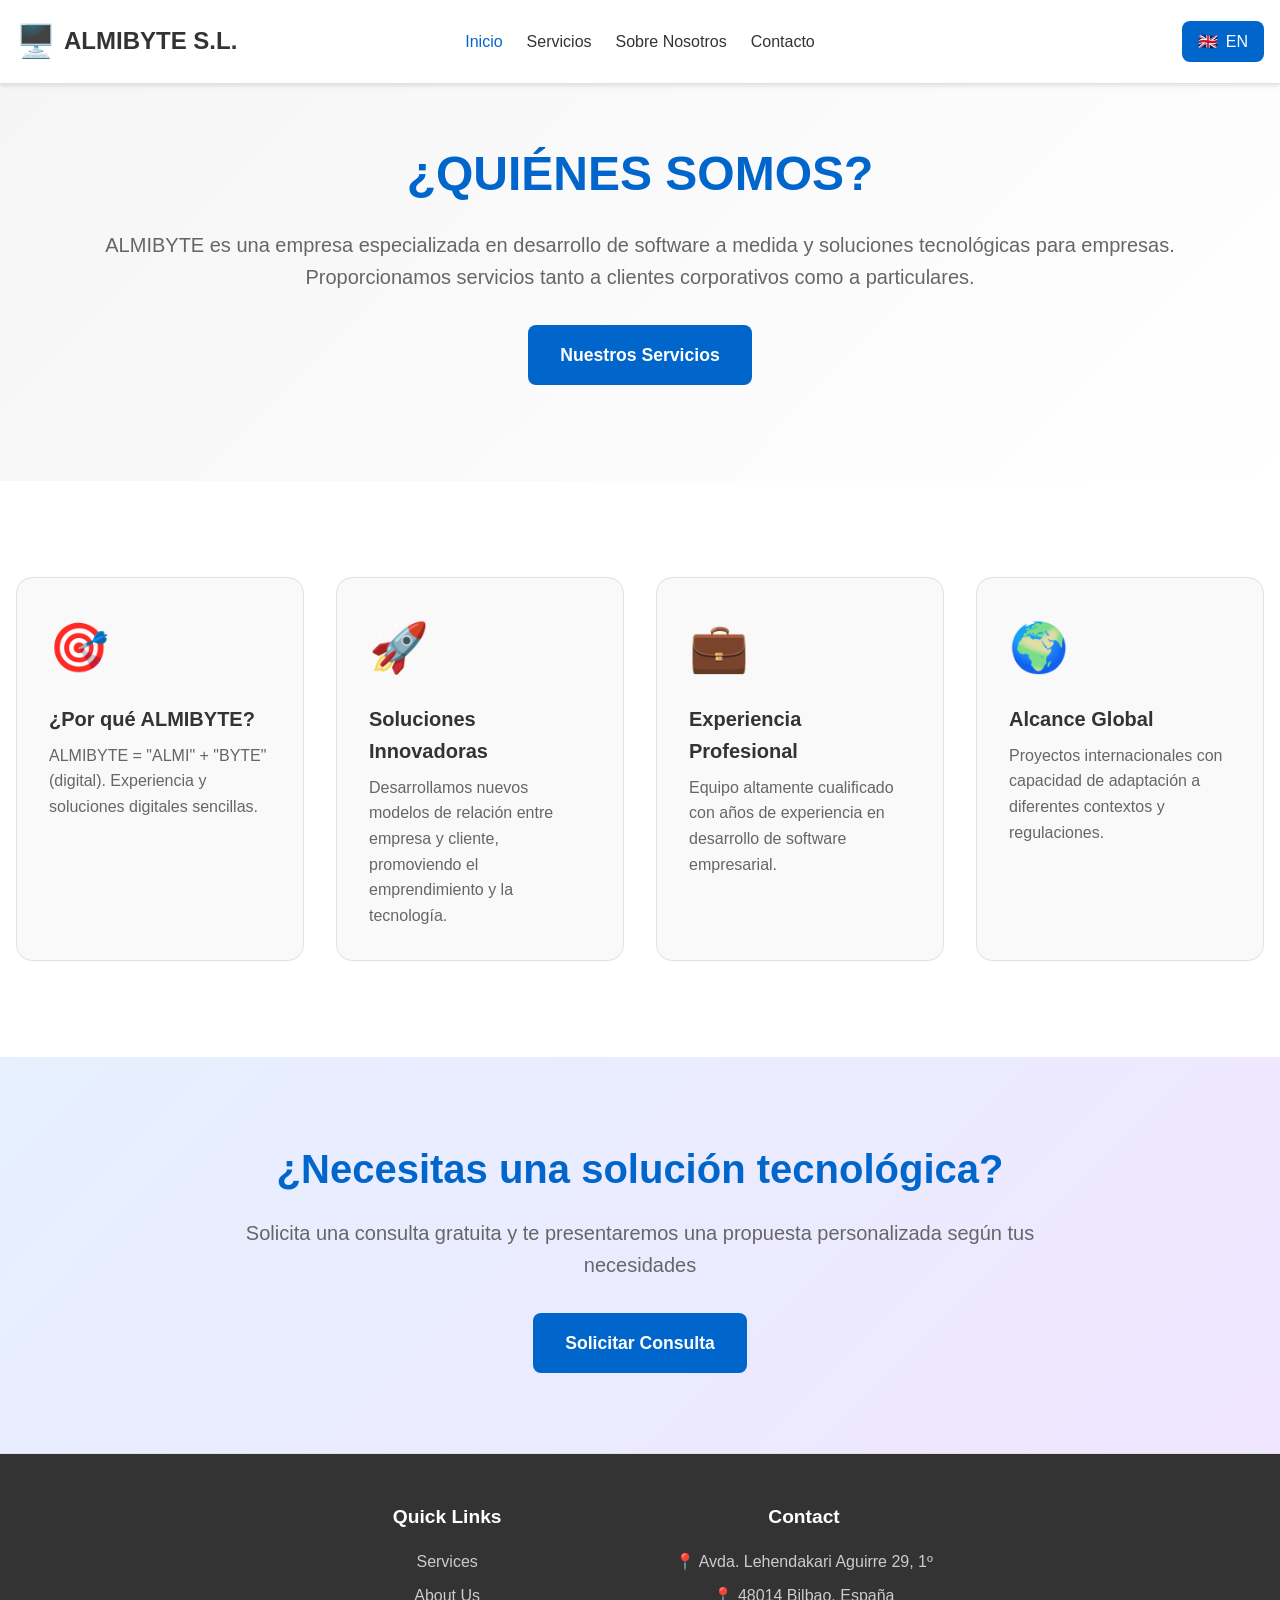
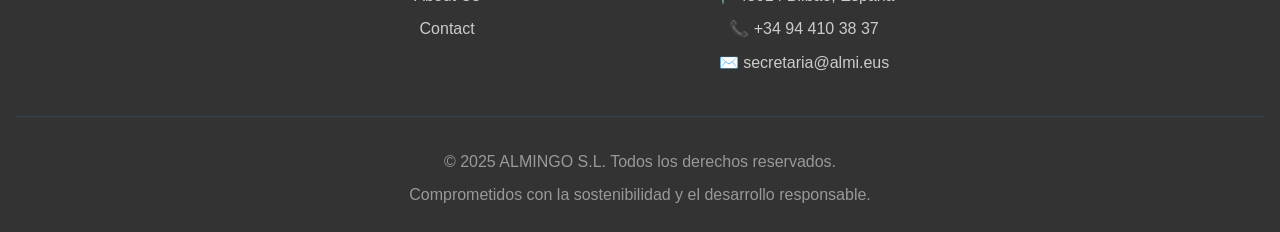
<file: index.html>
<!DOCTYPE html>
<html lang="es">
<head>
    <meta charset="UTF-8">
    <meta name="viewport" content="width=device-width, initial-scale=1.0">
    <title>ALMINGO S.L. - Desarrollo de Software</title>
    <link rel="stylesheet" href="css/style.css">
</head>
<body>
    <header class="cabecera">
        <div class="contenedor-cabecera">
            <div class="logo">
                <span class="icono-logo">🖥️</span>
                <span class="texto-logo">ALMIBYTE S.L.</span>
            </div>
            
            <nav class="menu-navegacion">
                <a href="index.html" class="enlace-menu activo">Inicio</a>
                <a href="servicios.html" class="enlace-menu">Servicios</a>
                <a href="sobre-nosotros.html" class="enlace-menu">Sobre Nosotros</a>
                <a href="contacto.html" class="enlace-menu">Contacto</a>
            </nav>

            <a href="index2.html" class="boton-idioma">
                <span class="icono-idioma">🇬🇧</span>
                <span>EN</span>
            </a>
        </div>
    </header>

    <section class="seccion-hero">
        <div class="contenedor-hero">
            <h1 class="titulo-principal">¿QUIÉNES SOMOS?</h1>
            <p class="subtitulo-principal">ALMIBYTE es una empresa especializada en desarrollo de software a medida y soluciones tecnológicas para empresas. Proporcionamos servicios tanto a clientes corporativos como a particulares.</p>
            <div class="grupo-botones">
                <a href="servicios.html" class="boton-principal boton-caida">Nuestros Servicios</a>
            </div>
        </div>
    </section>

    <section class="seccion-caracteristicas">
        <div class="contenedor-seccion">
            <div class="rejilla-caracteristicas">
                <div class="tarjeta-caracteristica">
                    <div class="icono-caracteristica">🎯</div>
                    <h3>¿Por qué ALMIBYTE?</h3>
                    <p>ALMIBYTE = "ALMI" + "BYTE" (digital). Experiencia y soluciones digitales sencillas.</p>
                </div>
                <div class="tarjeta-caracteristica">
                    <div class="icono-caracteristica">🚀</div>
                    <h3>Soluciones Innovadoras</h3>
                    <p>Desarrollamos nuevos modelos de relación entre empresa y cliente, promoviendo el emprendimiento y la tecnología.</p>
                </div>
                <div class="tarjeta-caracteristica">
                    <div class="icono-caracteristica">💼</div>
                    <h3>Experiencia Profesional</h3>
                    <p>Equipo altamente cualificado con años de experiencia en desarrollo de software empresarial.</p>
                </div>
                <div class="tarjeta-caracteristica">
                    <div class="icono-caracteristica">🌍</div>
                    <h3>Alcance Global</h3>
                    <p>Proyectos internacionales con capacidad de adaptación a diferentes contextos y regulaciones.</p>
                </div>
            </div>
        </div>
    </section>

    <section class="seccion-cta">
        <div class="contenedor-cta">
            <h2 class="titulo-cta">¿Necesitas una solución tecnológica?</h2>
            <p class="texto-cta">Solicita una consulta gratuita y te presentaremos una propuesta personalizada según tus necesidades</p>
            <a href="contacto.html" class="boton-cta">Solicitar Consulta</a>
        </div>
    </section>

    <footer class="pie-pagina">
        <div class="contenedor-footer">
            <div class="columna-footer">
                <h4 class="subtitulo-footer">Quick Links</h4>
                <ul class="lista-footer">
                    <li><a href="servicios.html">Services</a></li>
                    <li><a href="sobre-nosotros.html">About Us</a></li>
                    <li><a href="contacto.html">Contact</a></li>
                </ul>
            </div>
            <div class="columna-footer">
                <h4 class="subtitulo-footer">Contact</h4>
                <p class="texto-footer">📍 Avda. Lehendakari Aguirre 29, 1º</p>
                <p class="texto-footer">📍 48014 Bilbao, España</p>
                <p class="texto-footer">📞 +34 94 410 38 37</p>
                <p class="texto-footer">✉️ secretaria@almi.eus</p>
            </div>
        </div>
        <div class="footer-inferior">
            <p>© 2025 ALMINGO S.L. Todos los derechos reservados.</p>
            <p>Comprometidos con la sostenibilidad y el desarrollo responsable.</p>
        </div>
    </footer>

</body>
</html>
</file>
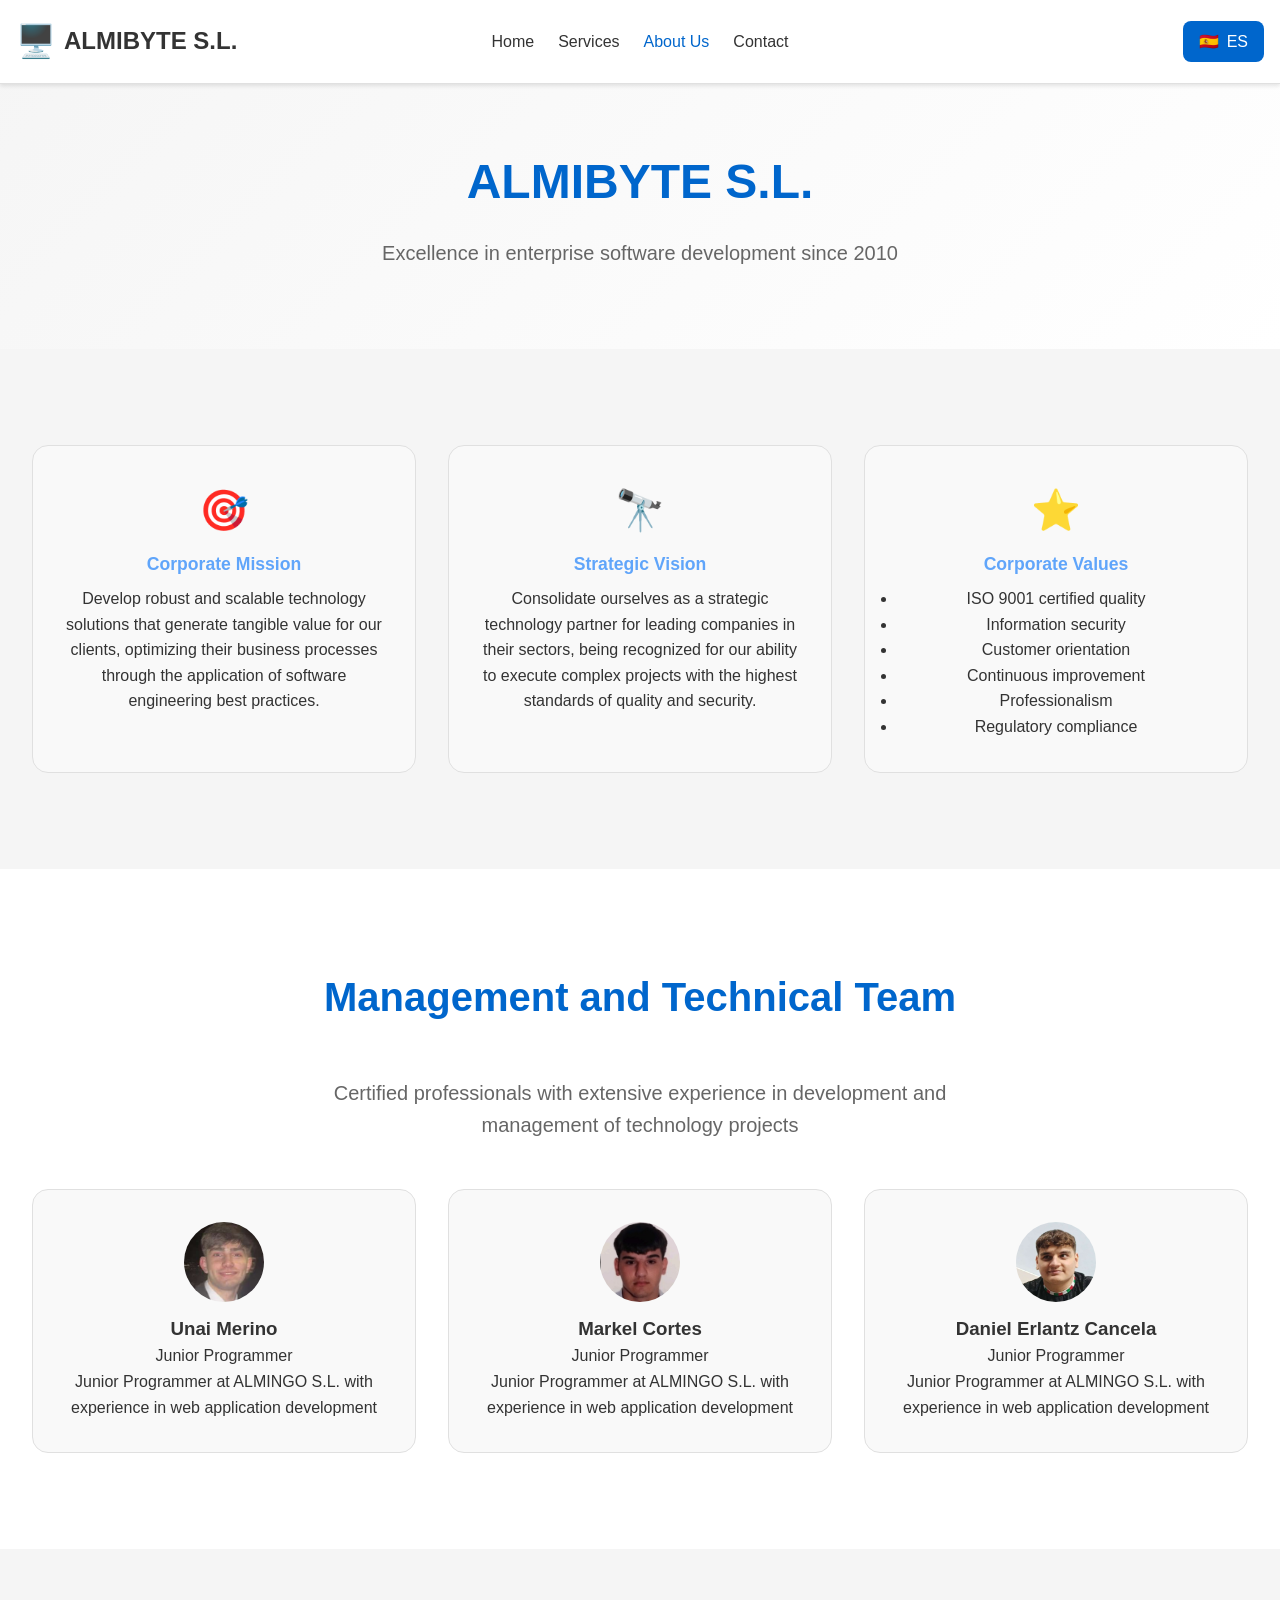
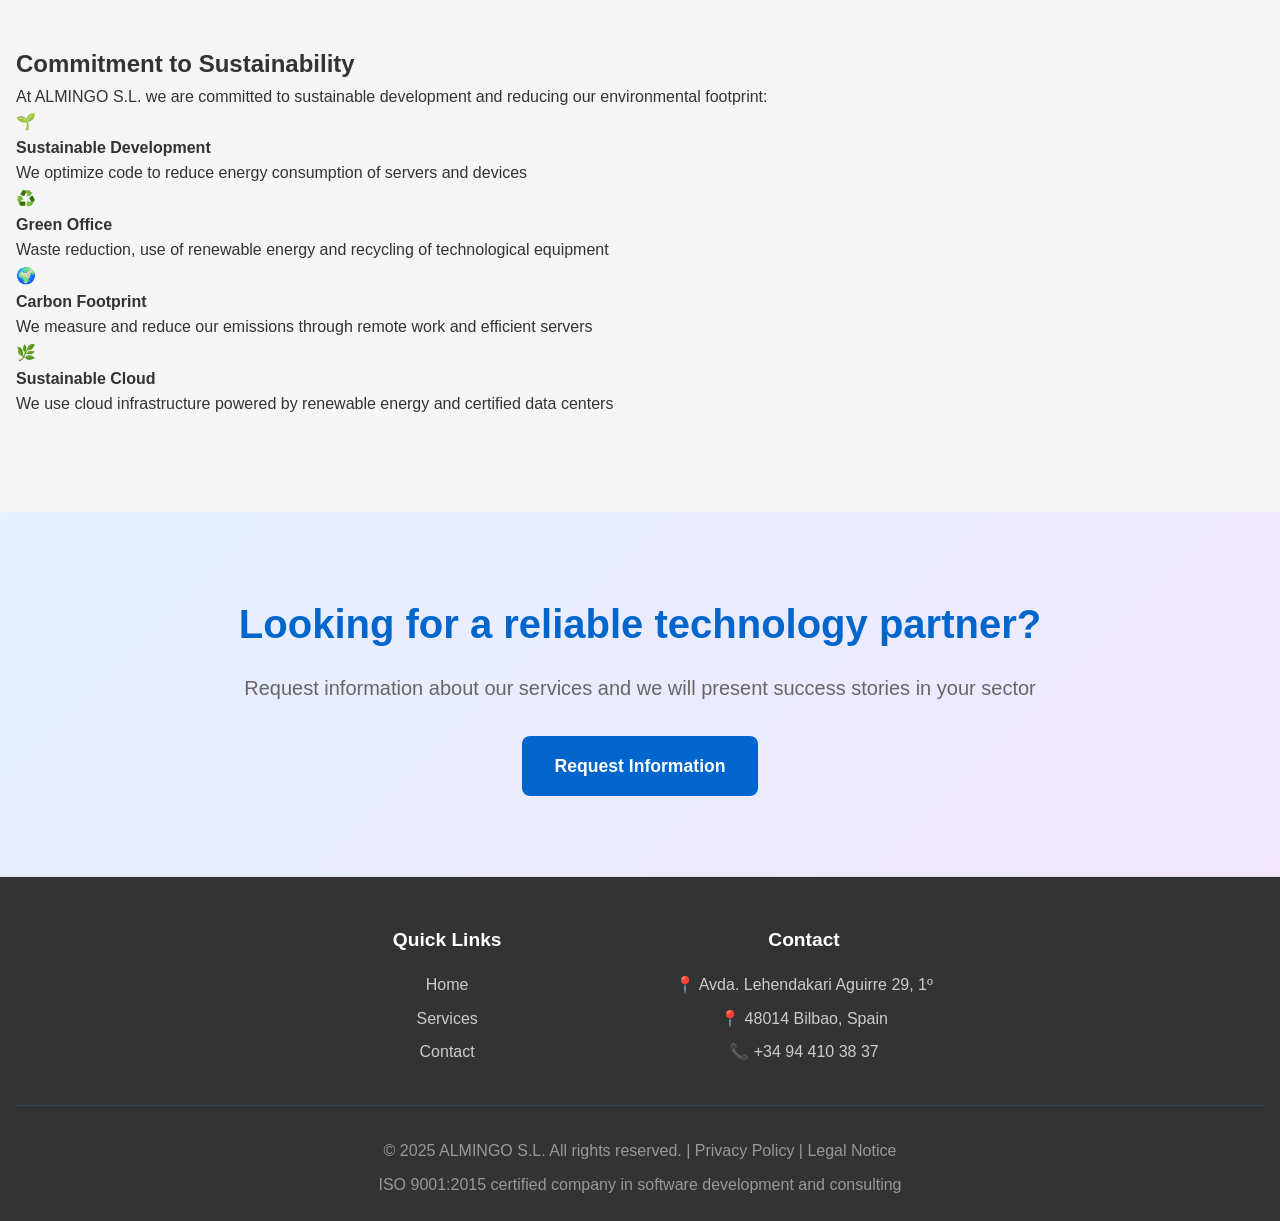
<file: about-us.html>
<!DOCTYPE html>
<html lang="en">
<head>
    <meta charset="UTF-8">
    <meta name="viewport" content="width=device-width, initial-scale=1.0">
    <title>About Us - ALMINGO S.L.</title>
    <link rel="stylesheet" href="css/style.css">
    <link rel="stylesheet" href="css/sobre-nosotros.css">
</head>
<body>
    <header class="cabecera">
        <div class="contenedor-cabecera">
            <div class="logo">
                <span class="icono-logo">🖥️</span>
                <span class="texto-logo">ALMIBYTE S.L.</span>
            </div>
            
            <nav class="menu-navegacion">
                <a href="index2.html" class="enlace-menu">Home</a>
                <a href="services.html" class="enlace-menu">Services</a>
                <a href="about-us.html" class="enlace-menu activo">About Us</a>
                <a href="contact.html" class="enlace-menu">Contact</a>
            </nav>

            <a href="sobre-nosotros.html" class="boton-idioma">
                <span class="icono-idioma">🇪🇸</span>
                <span>ES</span>
            </a>
        </div>
    </header>

    <section class="hero-sobre-nosotros">
        <div class="contenedor-hero">
            <h1 class="titulo-pagina">ALMIBYTE S.L.</h1>
            <p class="subtitulo-pagina">Excellence in enterprise software development since 2010</p>
        </div>
    </section>

    <section class="seccion-mvv">
        <div class="contenedor-seccion">
            <div class="rejilla-mvv">
                <div class="tarjeta-mvv">
                    <div class="icono-mvv">🎯</div>
                    <h3 class="titulo-mvv">Corporate Mission</h3>
                    <p class="texto-mvv">
                        Develop robust and scalable technology solutions that generate tangible value for our clients, optimizing their business processes through the application of software engineering best practices.
                    </p>
                </div>
                <div class="tarjeta-mvv">
                    <div class="icono-mvv">🔭</div>
                    <h3 class="titulo-mvv">Strategic Vision</h3>
                    <p class="texto-mvv">
                        Consolidate ourselves as a strategic technology partner for leading companies in their sectors, being recognized for our ability to execute complex projects with the highest standards of quality and security.
                    </p>
                </div>
                <div class="tarjeta-mvv">
                    <div class="icono-mvv">⭐</div>
                    <h3 class="titulo-mvv">Corporate Values</h3>
                    <ul class="lista-valores">
                        <li> ISO 9001 certified quality</li>
                        <li> Information security</li>
                        <li> Customer orientation</li>
                        <li> Continuous improvement</li>
                        <li> Professionalism</li>
                        <li> Regulatory compliance</li>
                    </ul>
                </div>
            </div>
        </div>
    </section>

    <section class="seccion-equipo-completo">
        <div class="contenedor-seccion">
            <h2 class="titulo-seccion">Management and Technical Team</h2>
            <p class="descripcion-seccion">
                Certified professionals with extensive experience in development and management of technology projects
            </p>
            <div class="rejilla-equipo">
                <div class="tarjeta-miembro">
                    <div class="foto-miembro"><img src="fotos/Merino.jpg" alt="Unai Merino"></div>
                    <h3 class="nombre-miembro">Unai Merino</h3>
                    <p class="cargo-miembro">Junior Programmer</p>
                    <p class="descripcion-miembro">Junior Programmer at ALMINGO S.L. with experience in web application development</p>
                </div>
                <div class="tarjeta-miembro">
                    <div class="foto-miembro"><img src="fotos/Markel.png" alt="Markel Cortes"></div>
                    <h3 class="nombre-miembro">Markel Cortes</h3>
                    <p class="cargo-miembro">Junior Programmer</p>
                    <p class="descripcion-miembro">Junior Programmer at ALMINGO S.L. with experience in web application development</p>
                </div>
                <div class="tarjeta-miembro">
                    <div class="foto-miembro"><img src="fotos/Dani.jpg" alt="Daniel Erlantz"></div>
                    <h3 class="nombre-miembro">Daniel Erlantz Cancela</h3>
                    <p class="cargo-miembro">Junior Programmer</p>
                    <p class="descripcion-miembro">Junior Programmer at ALMINGO S.L. with experience in web application development</p>
                </div>
            </div>
        </div>
    </section>

    <section class="seccion-sostenibilidad">
        <div class="contenedor-seccion">
            <div class="contenido-sostenibilidad">
    
                <h2 class="titulo-sostenibilidad">Commitment to Sustainability</h2>
                <p class="texto-sostenibilidad">
                    At ALMINGO S.L. we are committed to sustainable development and reducing our environmental footprint:
                </p>
                <div class="lista-compromisos">
                    <div class="compromiso-item">
                        <span class="icono-compromiso">🌱</span>
                        <div>
                            <h4>Sustainable Development</h4>
                            <p>We optimize code to reduce energy consumption of servers and devices</p>
                        </div>
                    </div>
                    <div class="compromiso-item">
                        <span class="icono-compromiso">♻️</span>
                        <div>
                            <h4>Green Office</h4>
                            <p>Waste reduction, use of renewable energy and recycling of technological equipment</p>
                        </div>
                    </div>
                    <div class="compromiso-item">
                        <span class="icono-compromiso">🌍</span>
                        <div>
                            <h4>Carbon Footprint</h4>
                            <p>We measure and reduce our emissions through remote work and efficient servers</p>
                        </div>
                    </div>
                    <div class="compromiso-item">
                        <span class="icono-compromiso">🌿</span>
                        <div>
                            <h4>Sustainable Cloud</h4>
                            <p>We use cloud infrastructure powered by renewable energy and certified data centers</p>
                        </div>
                    </div>
                </div>
            </div>
        </div>
    </section>

    <section class="seccion-cta">
        <div class="contenedor-cta">
            <h2 class="titulo-cta">Looking for a reliable technology partner?</h2>
            <p class="texto-cta">Request information about our services and we will present success stories in your sector</p>
            <a href="contact.html" class="boton-cta">Request Information</a>
        </div>
    </section>

    <footer class="pie-pagina">
        <div class="contenedor-footer">
            <div class="columna-footer">
                <h4 class="subtitulo-footer">Quick Links</h4>
                <ul class="lista-footer">
                    <li><a href="index2.html">Home</a></li>
                    <li><a href="services.html">Services</a></li>
                    <li><a href="contact.html">Contact</a></li>
                </ul>
            </div>
            <div class="columna-footer">
                <h4 class="subtitulo-footer">Contact</h4>
                <p class="texto-footer">📍 Avda. Lehendakari Aguirre 29, 1º</p>
                <p class="texto-footer">📍 48014 Bilbao, Spain</p>
                <p class="texto-footer">📞 +34 94 410 38 37</p>
            </div>
        </div>
        <div class="footer-inferior">
            <p>© 2025 ALMINGO S.L. All rights reserved. | Privacy Policy | Legal Notice</p>
            <p>ISO 9001:2015 certified company in software development and consulting</p>
        </div>
    </footer>
</body>
</html>
</file>
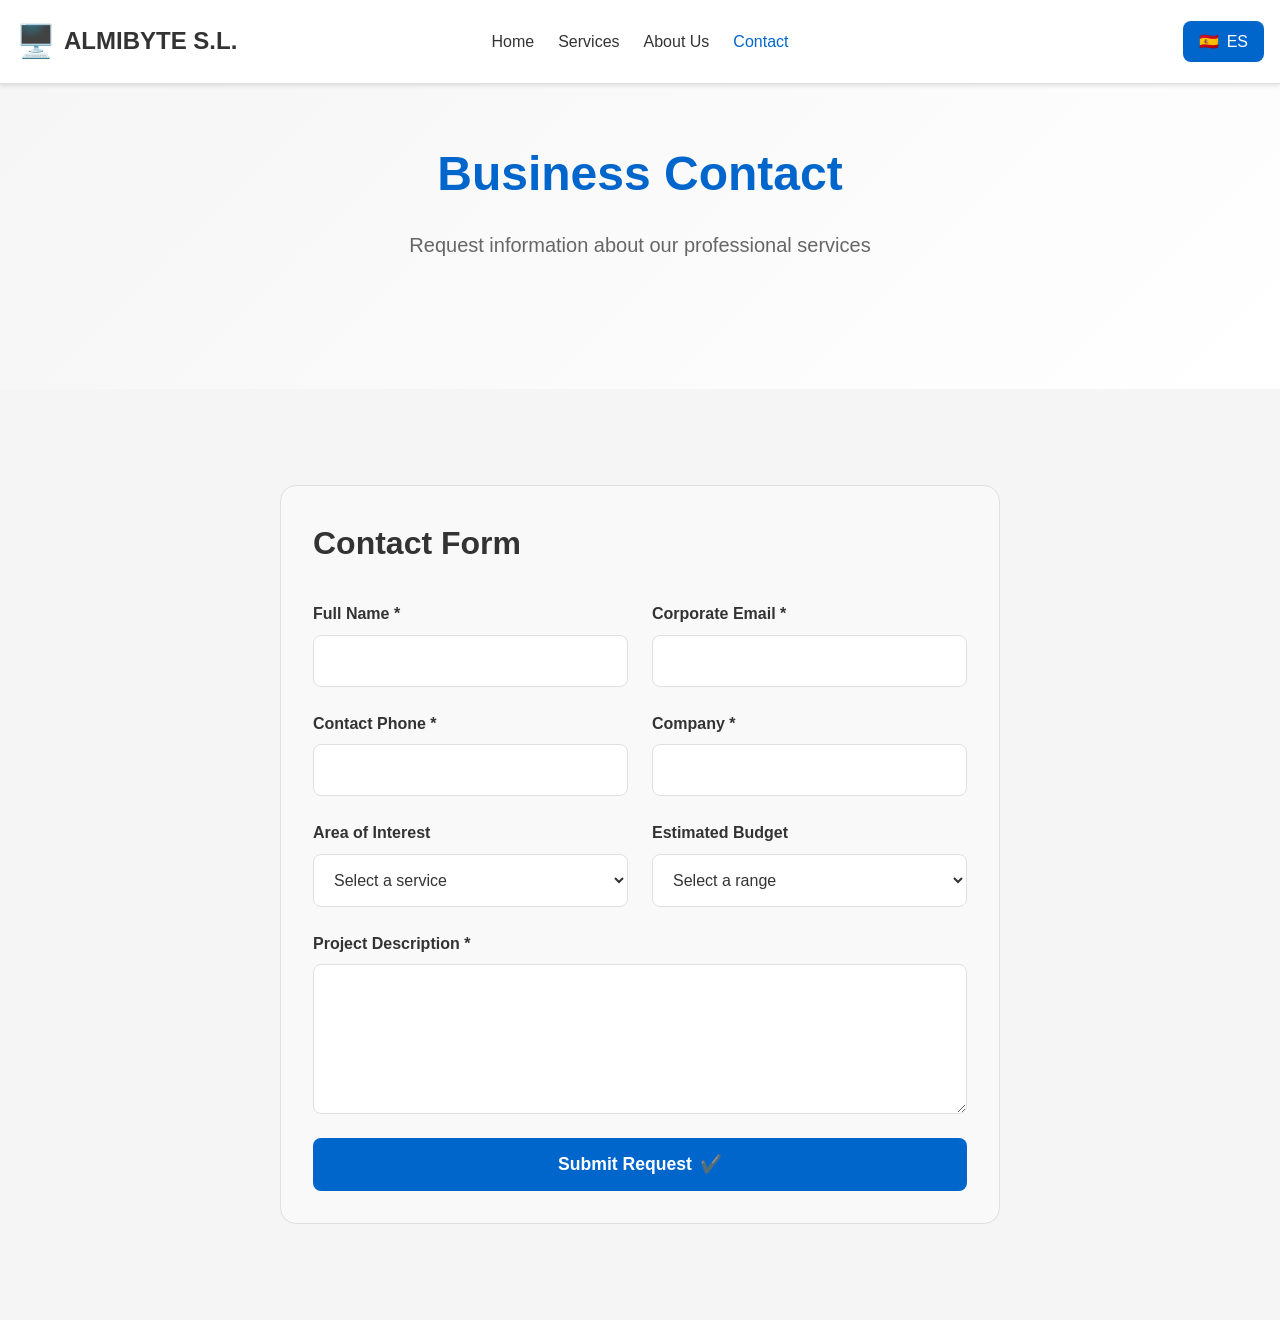
<file: contact.html>
<!DOCTYPE html>
<html lang="en">
<head>
    <meta charset="UTF-8">
    <meta name="viewport" content="width=device-width, initial-scale=1.0">
    <title>Contact - ALMINGO S.L.</title>
    <link rel="stylesheet" href="css/style.css">
    <link rel="stylesheet" href="css/contacto.css">
</head>
<body>
    <header class="cabecera">
        <div class="contenedor-cabecera">
            <div class="logo">
                <span class="icono-logo">🖥️</span>
                <span class="texto-logo">ALMIBYTE S.L.</span>
            </div>
            
            <nav class="menu-navegacion">
                <a href="index2.html" class="enlace-menu">Home</a>
                <a href="services.html" class="enlace-menu">Services</a>
                <a href="about-us.html" class="enlace-menu">About Us</a>
                <a href="contact.html" class="enlace-menu activo">Contact</a>
            </nav>

            <a href="contacto.html" class="boton-idioma">
                <span class="icono-idioma">🇪🇸</span>
                <span>ES</span>
            </a>
        </div>
    </header>

    <section class="hero-contacto">
        <div class="contenedor-hero">
            <h1 class="titulo-pagina">Business Contact</h1>
            <p class="subtitulo-pagina">Request information about our professional services</p>
        </div>
    </section>

    <section class="seccion-contacto-principal">
        <div class="contenedor-contacto">
            <div class="tarjeta-formulario">
                <h2 class="titulo-formulario">Contact Form</h2>
                <form class="formulario-contacto" id="formularioContacto">
                    <div class="grupo-input">
                        <label for="nombre" class="etiqueta-input">Full Name *</label>
                        <input type="text" id="nombre" name="nombre" class="campo-input">
                    </div>

                    <div class="grupo-input">
                        <label for="email" class="etiqueta-input">Corporate Email *</label>
                        <input type="email" id="email" name="email" class="campo-input" required>
                    </div>

                    <div class="grupo-input">
                        <label for="telefono" class="etiqueta-input">Contact Phone *</label>
                        <input type="tel" id="telefono" name="telefono" class="campo-input" required>
                    </div>

                    <div class="grupo-input">
                        <label for="empresa" class="etiqueta-input">Company *</label>
                        <input type="text" id="empresa" name="empresa" class="campo-input" required>
                    </div>

                    <div class="grupo-input">
                        <label for="servicio" class="etiqueta-input">Area of Interest</label>
                        <select id="servicio" name="servicio" class="campo-select">
                            <option value="">Select a service</option>
                            <option value="software">Enterprise Software Development</option>
                            <option value="movil">Corporate Mobile Applications</option>
                            <option value="web">Corporate Web Development</option>
                            <option value="bbdd">Database Administration</option>
                            <option value="consultoria">IT Consulting</option>
                            <option value="elearning">E-Learning & Training</option>
                            <option value="otro">Other</option>
                        </select>
                    </div>

                    <div class="grupo-input">
                        <label for="presupuesto" class="etiqueta-input">Estimated Budget</label>
                        <select id="presupuesto" name="presupuesto" class="campo-select">
                            <option value="">Select a range</option>
                            <option value="5k">Under €10,000</option>
                            <option value="10k">€10,000 - €25,000</option>
                            <option value="25k">€25,000 - €50,000</option>
                            <option value="50k">€50,000 - €100,000</option>
                            <option value="100k+">Over €100,000</option>
                        </select>
                    </div>

                    <div class="grupo-input-completo">
                        <label for="mensaje" class="etiqueta-input">Project Description *</label>
                        <textarea id="mensaje" name="mensaje" class="campo-textarea" rows="6"></textarea>
                    </div>

                    <button type="submit" class="boton-enviar">
                        <span>Submit Request</span>
                        <span class="icono-enviar">✔️</span>
                    </button>

                    
                </form>
            </div>

          
</body>
</html>
</file>
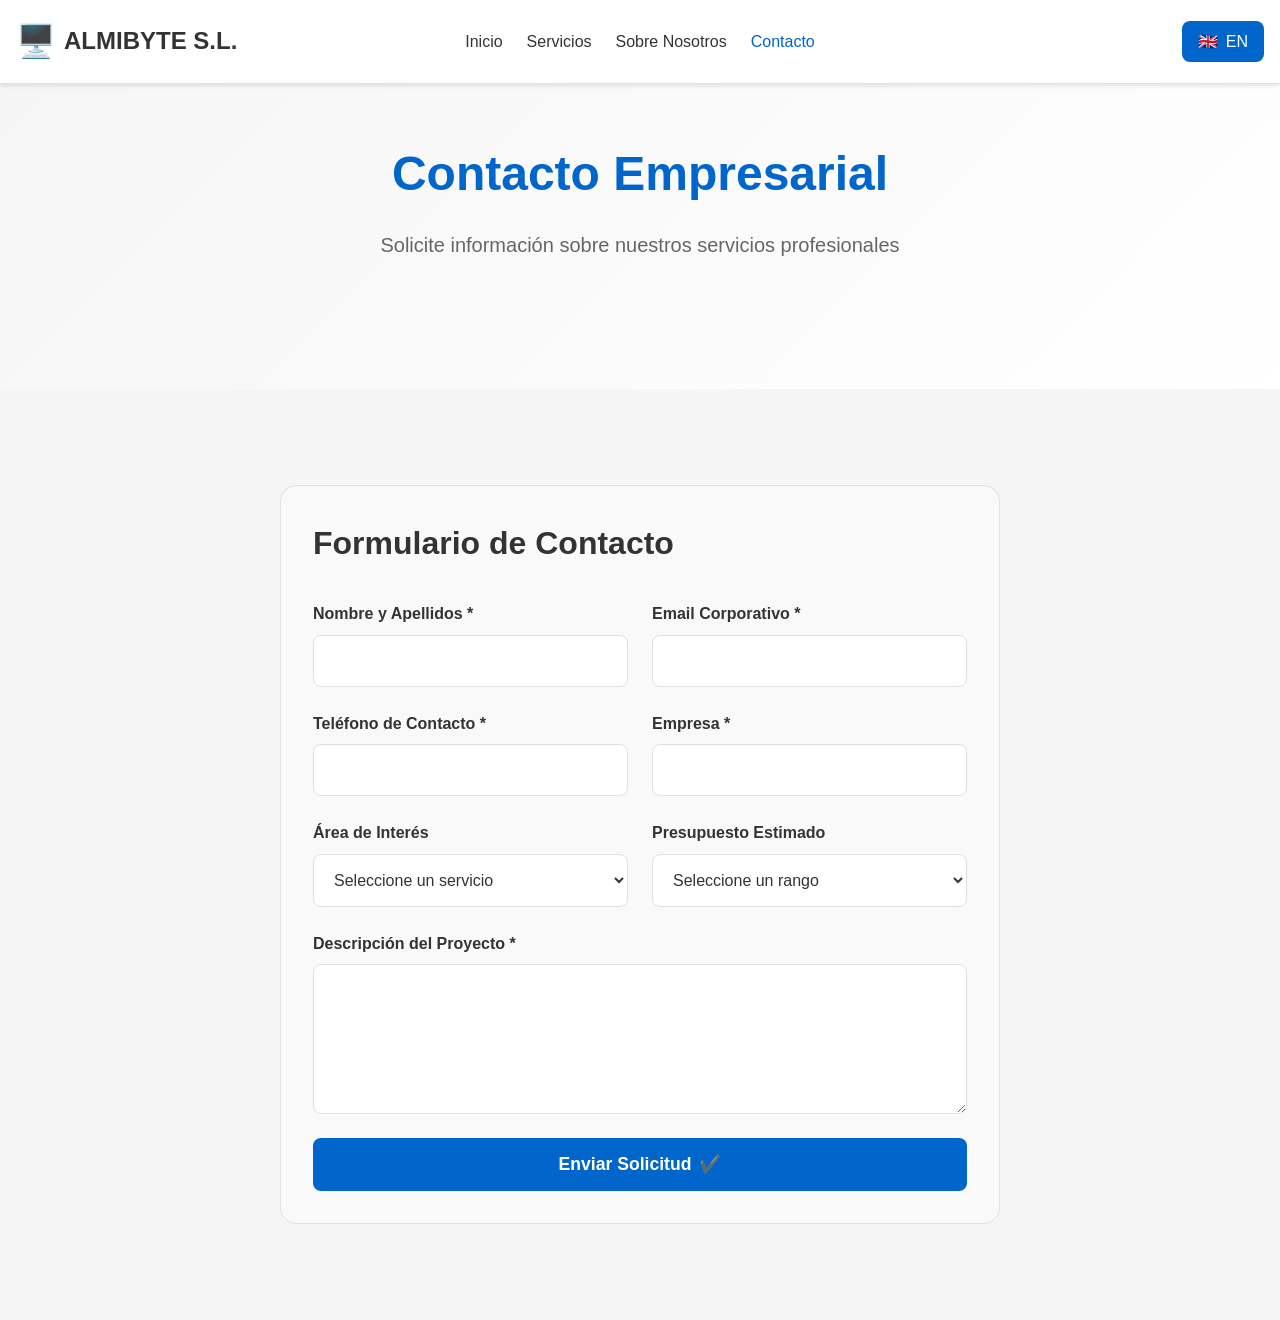
<file: contacto.html>
<!DOCTYPE html>
<html lang="es">
<head>
    <meta charset="UTF-8">
    <meta name="viewport" content="width=device-width, initial-scale=1.0">
    <title>Contacto - ALMINGO S.L.</title>
    <link rel="stylesheet" href="css/style.css">
    <link rel="stylesheet" href="css/contacto.css">
</head>
<body>
    <header class="cabecera">
        <div class="contenedor-cabecera">
            <div class="logo">
                <span class="icono-logo">🖥️</span>
                <span class="texto-logo">ALMIBYTE S.L.</span>
            </div>
            
            <nav class="menu-navegacion">
                <a href="index.html" class="enlace-menu">Inicio</a>
                <a href="servicios.html" class="enlace-menu">Servicios</a>
                <a href="sobre-nosotros.html" class="enlace-menu">Sobre Nosotros</a>
                <a href="contacto.html" class="enlace-menu activo">Contacto</a>
            </nav>

            <a href="contact.html" class="boton-idioma">
                <span class="icono-idioma">🇬🇧</span>
                <span>EN</span>
            </a>
        </div>
    </header>

    <section class="hero-contacto">
        <div class="contenedor-hero">
            <h1 class="titulo-pagina">Contacto Empresarial</h1>
            <p class="subtitulo-pagina">Solicite información sobre nuestros servicios profesionales</p>
        </div>
    </section>

    <section class="seccion-contacto-principal">
        <div class="contenedor-contacto">
            <div class="tarjeta-formulario">
                <h2 class="titulo-formulario">Formulario de Contacto</h2>
                <form class="formulario-contacto" id="formularioContacto">
                    <div class="grupo-input">
                        <label for="nombre" class="etiqueta-input">Nombre y Apellidos *</label>
                        <input type="text" id="nombre" name="nombre" class="campo-input" required >
                    </div>

                    <div class="grupo-input">
                        <label for="email" class="etiqueta-input">Email Corporativo *</label>
                        <input type="email" id="email" name="email" class="campo-input" required >
                    </div>

                    <div class="grupo-input">
                        <label for="telefono" class="etiqueta-input">Teléfono de Contacto *</label>
                        <input type="tel" id="telefono" name="telefono" class="campo-input" required>
                    </div>

                    <div class="grupo-input">
                        <label for="empresa" class="etiqueta-input">Empresa *</label>
                        <input type="text" id="empresa" name="empresa" class="campo-input" required >
                    </div>

                    <div class="grupo-input">
                        <label for="servicio" class="etiqueta-input">Área de Interés</label>
                        <select id="servicio" name="servicio" class="campo-select">
                            <option value="">Seleccione un servicio</option>
                            <option value="software">Desarrollo Software Empresarial</option>
                            <option value="movil">Aplicaciones Móviles Corporativas</option>
                            <option value="web">Desarrollo Web Corporativo</option>
                            <option value="bbdd">Administración Bases de Datos</option>
                            <option value="consultoria">Consultoría IT</option>
                            <option value="elearning">E-Learning y Formación</option>
                            <option value="otro">Otro</option>
                        </select>
                    </div>

                    <div class="grupo-input">
                        <label for="presupuesto" class="etiqueta-input">Presupuesto Estimado</label>
                        <select id="presupuesto" name="presupuesto" class="campo-select">
                            <option value="">Seleccione un rango</option>
                            <option value="5k">Menos de 10.000€</option>
                            <option value="10k">10.000€ - 25.000€</option>
                            <option value="25k">25.000€ - 50.000€</option>
                            <option value="50k">50.000€ - 100.000€</option>
                            <option value="100k+">Más de 100.000€</option>
                        </select>
                    </div>

                    <div class="grupo-input-completo">
                        <label for="mensaje" class="etiqueta-input">Descripción del Proyecto *</label>
                        <textarea id="mensaje" name="mensaje" class="campo-textarea" rows="6" required></textarea>
                    </div>

                    <button type="submit" class="boton-enviar">
                        <span>Enviar Solicitud</span>
                        <span class="icono-enviar">✔️</span>
                    </button>
                </form>
            </div>

          
</body>
</html>
</file>
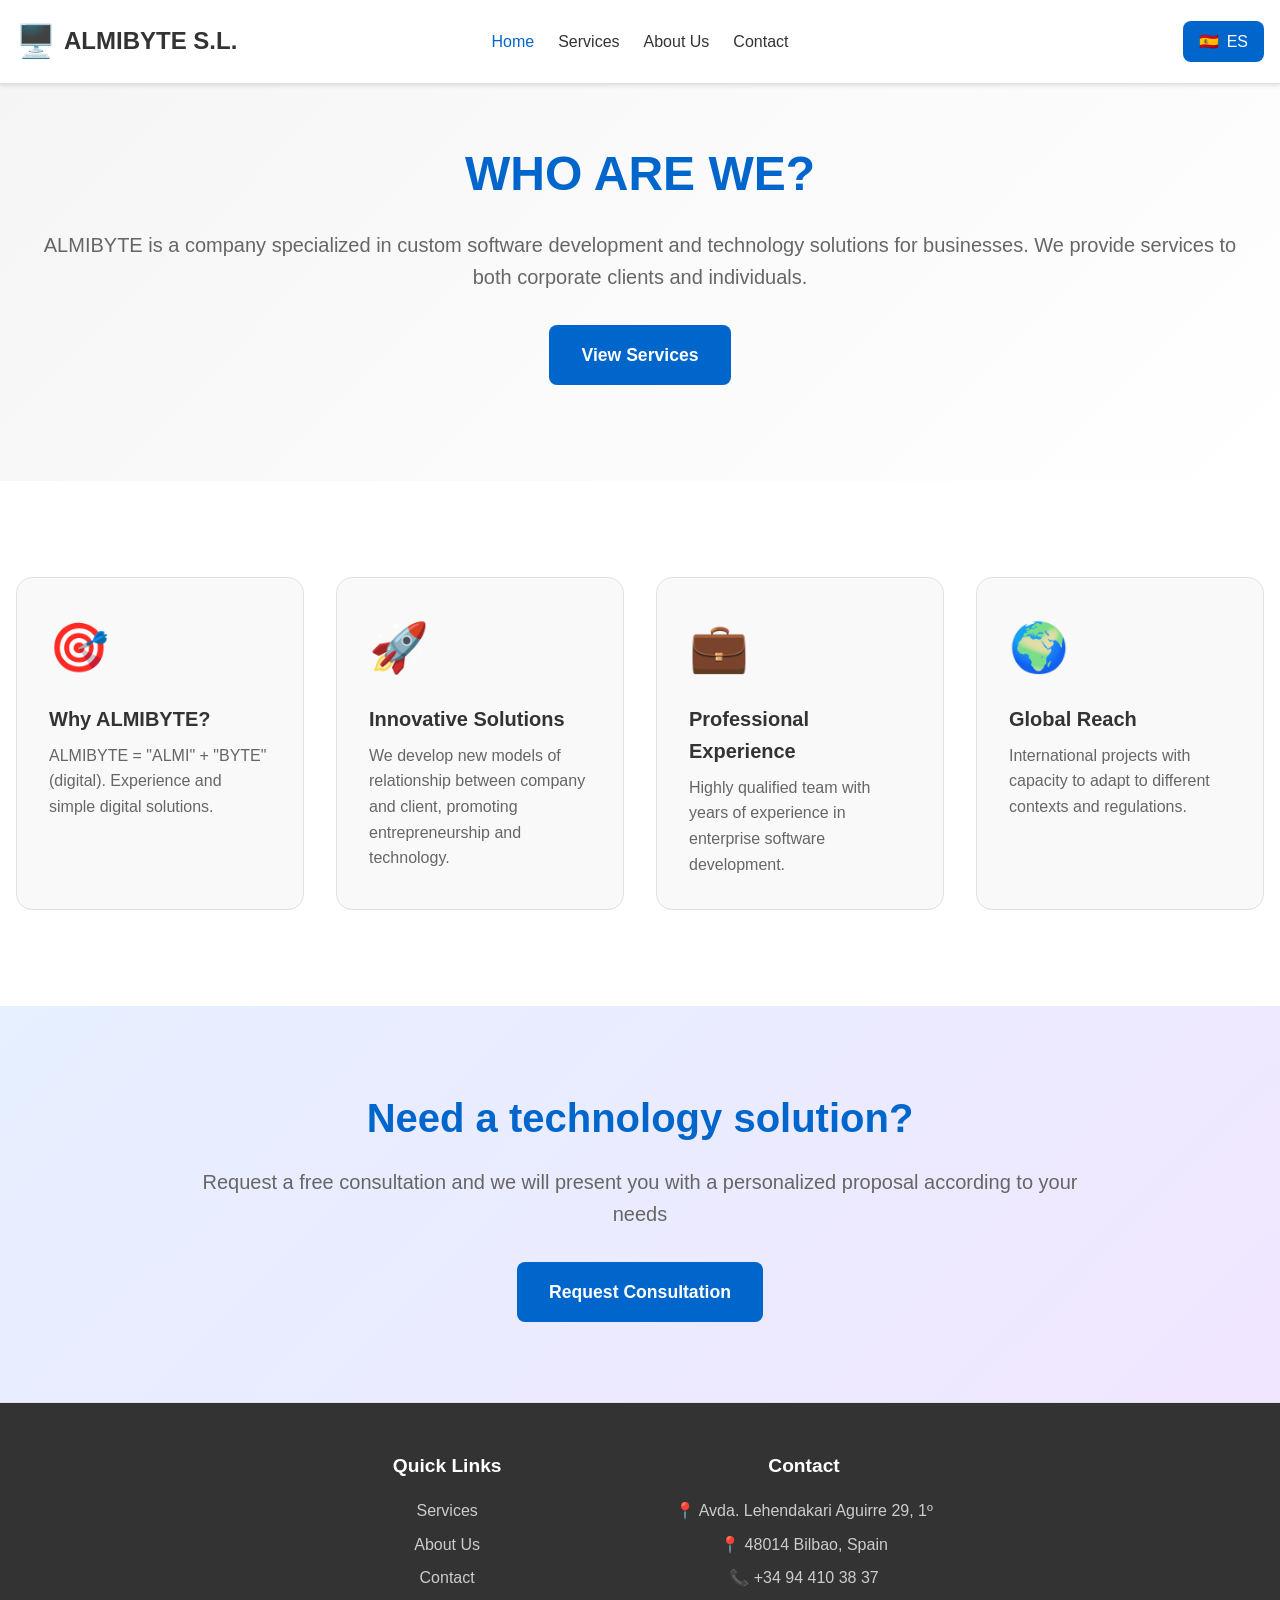
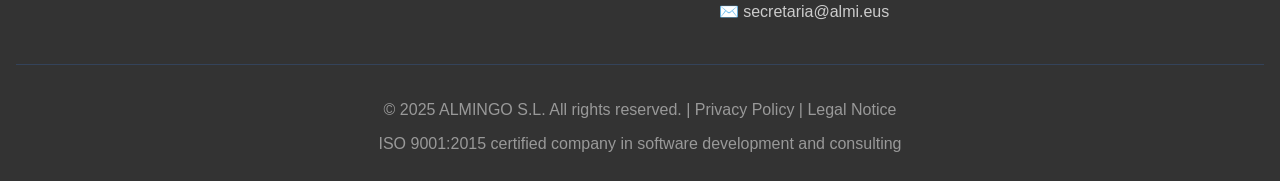
<file: index2.html>
<!DOCTYPE html>
<html lang="en">
<head>
    <meta charset="UTF-8">
    <meta name="viewport" content="width=device-width, initial-scale=1.0">
    <title>ALMINGO S.L. - Software Development</title>
    <link rel="stylesheet" href="css/style.css">
</head>
<body>
    <header class="cabecera">
        <div class="contenedor-cabecera">
            <div class="logo">
                <span class="icono-logo">🖥️</span>
                <span class="texto-logo">ALMIBYTE S.L.</span>
            </div>
            
            <nav class="menu-navegacion">
                <a href="index2.html" class="enlace-menu activo">Home</a>
                <a href="services.html" class="enlace-menu">Services</a>
                <a href="about-us.html" class="enlace-menu">About Us</a>
                <a href="contact.html" class="enlace-menu">Contact</a>
            </nav>

            <a href="index.html" class="boton-idioma">
                <span class="icono-idioma">🇪🇸</span>
                <span>ES</span>
            </a>
        </div>
    </header>

    <section class="seccion-hero">
            <div class="contenedor-hero">
            <h1 class="titulo-principal">WHO ARE WE?</h1>
            <p class="subtitulo-principal">ALMIBYTE is a company specialized in custom software development and technology solutions for businesses. We provide services to both corporate clients and individuals.</p>
            <div class="grupo-botones">
                <a href="services.html" class="boton-principal boton-caida">View Services</a>
            </div>
        </div>
        <div class="decoracion-hero"></div>
    </section>

    <section class="seccion-caracteristicas">
        <div class="contenedor-seccion">
            <div class="rejilla-caracteristicas">
                <div class="tarjeta-caracteristica">
                    <div class="icono-caracteristica">🎯</div>
                    <h3>Why ALMIBYTE?</h3>
                    <p>ALMIBYTE = "ALMI" + "BYTE" (digital). Experience and simple digital solutions.</p>
                </div>
                <div class="tarjeta-caracteristica">
                    <div class="icono-caracteristica">🚀</div>
                    <h3>Innovative Solutions</h3>
                    <p>We develop new models of relationship between company and client, promoting entrepreneurship and technology.</p>
                </div>
                <div class="tarjeta-caracteristica">
                    <div class="icono-caracteristica">💼</div>
                    <h3>Professional Experience</h3>
                    <p>Highly qualified team with years of experience in enterprise software development.</p>
                </div>
                <div class="tarjeta-caracteristica">
                    <div class="icono-caracteristica">🌍</div>
                    <h3>Global Reach</h3>
                    <p>International projects with capacity to adapt to different contexts and regulations.</p>
                </div>
            </div>
        </div>
    </section>

    <section class="seccion-cta">
        <div class="contenedor-cta">
            <h2 class="titulo-cta">Need a technology solution?</h2>
            <p class="texto-cta">Request a free consultation and we will present you with a personalized proposal according to your needs</p>
            <a href="contact.html" class="boton-cta">Request Consultation</a>
        </div>
    </section>

    <footer class="pie-pagina">
        <div class="contenedor-footer">
            <div class="columna-footer">
                <h4 class="subtitulo-footer">Quick Links</h4>
                <ul class="lista-footer">
                    <li><a href="servicios.html">Services</a></li>
                    <li><a href="sobre-nosotros.html">About Us</a></li>
                    <li><a href="contacto.html">Contact</a></li>
                </ul>
            </div>
            <div class="columna-footer">
                <h4 class="subtitulo-footer">Contact</h4>
                <p class="texto-footer">📍 Avda. Lehendakari Aguirre 29, 1º</p>
                <p class="texto-footer">📍 48014 Bilbao, Spain</p>
                <p class="texto-footer">📞 +34 94 410 38 37</p>
                <p class="texto-footer">✉️ secretaria@almi.eus</p>
            </div>
        </div>
        <div class="footer-inferior">
            <p>© 2025 ALMINGO S.L. All rights reserved. | Privacy Policy | Legal Notice</p>
            <p>ISO 9001:2015 certified company in software development and consulting</p>
        </div>
    </footer>
    
</body>
</html>
</file>
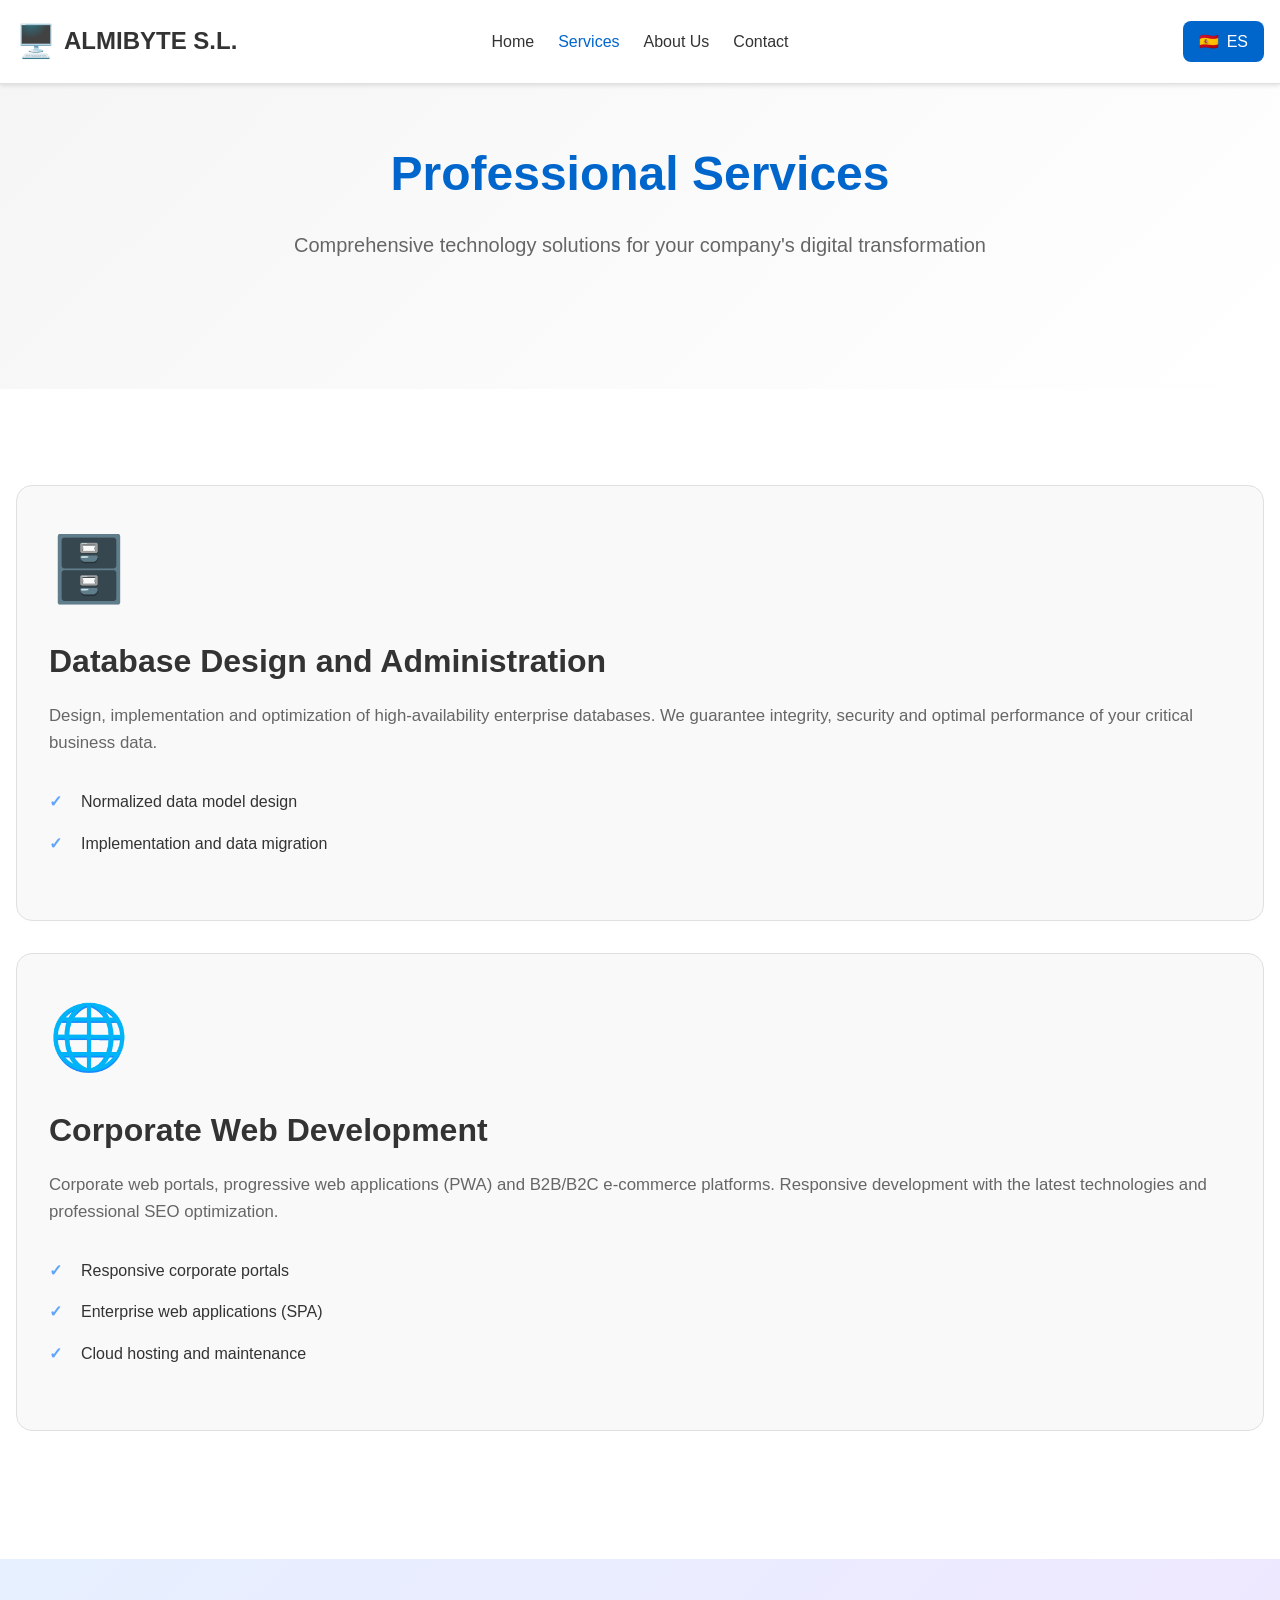
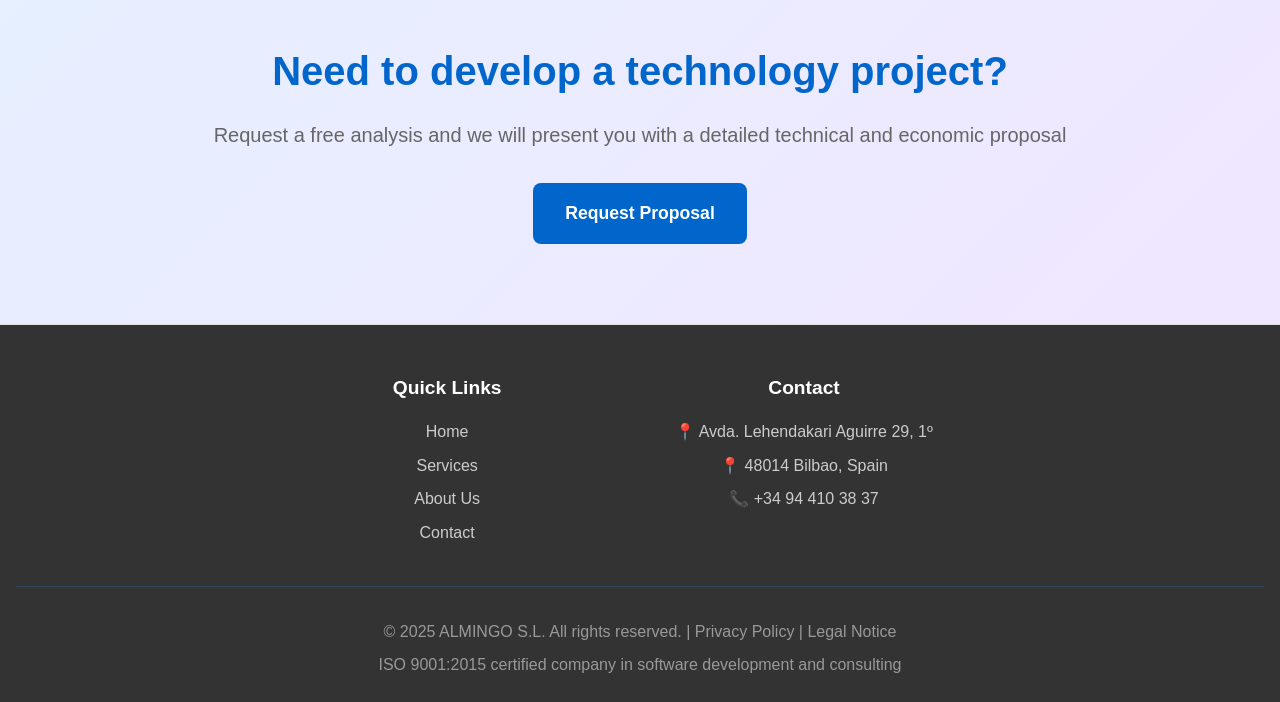
<file: services.html>
<!DOCTYPE html>
<html lang="en">
<head>
    <meta charset="UTF-8">
    <meta name="viewport" content="width=device-width, initial-scale=1.0">
    <title>Services - ALMINGO S.L.</title>
    <link rel="stylesheet" href="css/style.css">
    <link rel="stylesheet" href="css/servicios.css">
</head>
<body>
    <header class="cabecera">
        <div class="contenedor-cabecera">
            <div class="logo">
                <span class="icono-logo">🖥️</span>
                <span class="texto-logo">ALMIBYTE S.L.</span>
            </div>
            
            <nav class="menu-navegacion">
                <a href="index2.html" class="enlace-menu">Home</a>
                <a href="services.html" class="enlace-menu activo">Services</a>
                <a href="about-us.html" class="enlace-menu">About Us</a>
                <a href="contact.html" class="enlace-menu">Contact</a>
            </nav>

            <a href="servicios.html" class="boton-idioma">
                <span class="icono-idioma">🇪🇸</span>
                <span>ES</span>
            </a>
        </div>
    </header>

    <section class="hero-servicios">
        <div class="contenedor-hero">
            <h1 class="titulo-pagina">Professional Services</h1>
            <p class="subtitulo-pagina">Comprehensive technology solutions for your company's digital transformation</p>
        </div>
    </section>

    <section class="seccion-servicios-principal">
        <div class="contenedor-seccion">
            <div class="servicio-detalle">
                <div class="contenido-servicio">
                    <div class="icono-servicio-grande">🗄️</div>
                    <h3 class="titulo-servicio">Database Design and Administration</h3>
                    <p class="descripcion-servicio">Design, implementation and optimization of high-availability enterprise databases. We guarantee integrity, security and optimal performance of your critical business data.</p>
                    <ul class="lista-servicio">
                        <li>Normalized data model design</li>
                        <li>Implementation and data migration</li>
                    </ul>
                </div>
            </div>

            <div class="servicio-detalle">
                <div class="contenido-servicio">
                    <div class="icono-servicio-grande">🌐</div>
                    <h3 class="titulo-servicio">Corporate Web Development</h3>
                    <p class="descripcion-servicio">Corporate web portals, progressive web applications (PWA) and B2B/B2C e-commerce platforms. Responsive development with the latest technologies and professional SEO optimization.</p>
                    <ul class="lista-servicio">
                        <li>Responsive corporate portals</li>
                        <li>Enterprise web applications (SPA)</li>
                        <li>Cloud hosting and maintenance</li>
                    </ul>
                </div>
            </div>
        </div>
    </section>

    <section class="seccion-cta">
        <div class="contenedor-cta">
            <h2 class="titulo-cta">Need to develop a technology project?</h2>
            <p class="texto-cta">Request a free analysis and we will present you with a detailed technical and economic proposal</p>
            <a href="contact.html" class="boton-cta">Request Proposal</a>
        </div>
    </section>

    <footer class="pie-pagina">
        <div class="contenedor-footer">
            <div class="columna-footer">
                <h4 class="subtitulo-footer">Quick Links</h4>
                <ul class="lista-footer">
                    <li><a href="index2.html">Home</a></li>
                    <li><a href="services.html">Services</a></li>
                    <li><a href="about-us.html">About Us</a></li>
                    <li><a href="contact.html">Contact</a></li>
                </ul>
            </div>
            
            <div class="columna-footer">
                <h4 class="subtitulo-footer">Contact</h4>
                <p class="texto-footer">📍 Avda. Lehendakari Aguirre 29, 1º</p>
                <p class="texto-footer">📍 48014 Bilbao, Spain</p>
                <p class="texto-footer">📞 +34 94 410 38 37</p>
            </div>
        </div>

        <div class="footer-inferior">
            <p>© 2025 ALMINGO S.L. All rights reserved. | Privacy Policy | Legal Notice</p>
            <p>ISO 9001:2015 certified company in software development and consulting</p>
        </div>
    </footer>

</body>
</html>
</body>
</file>
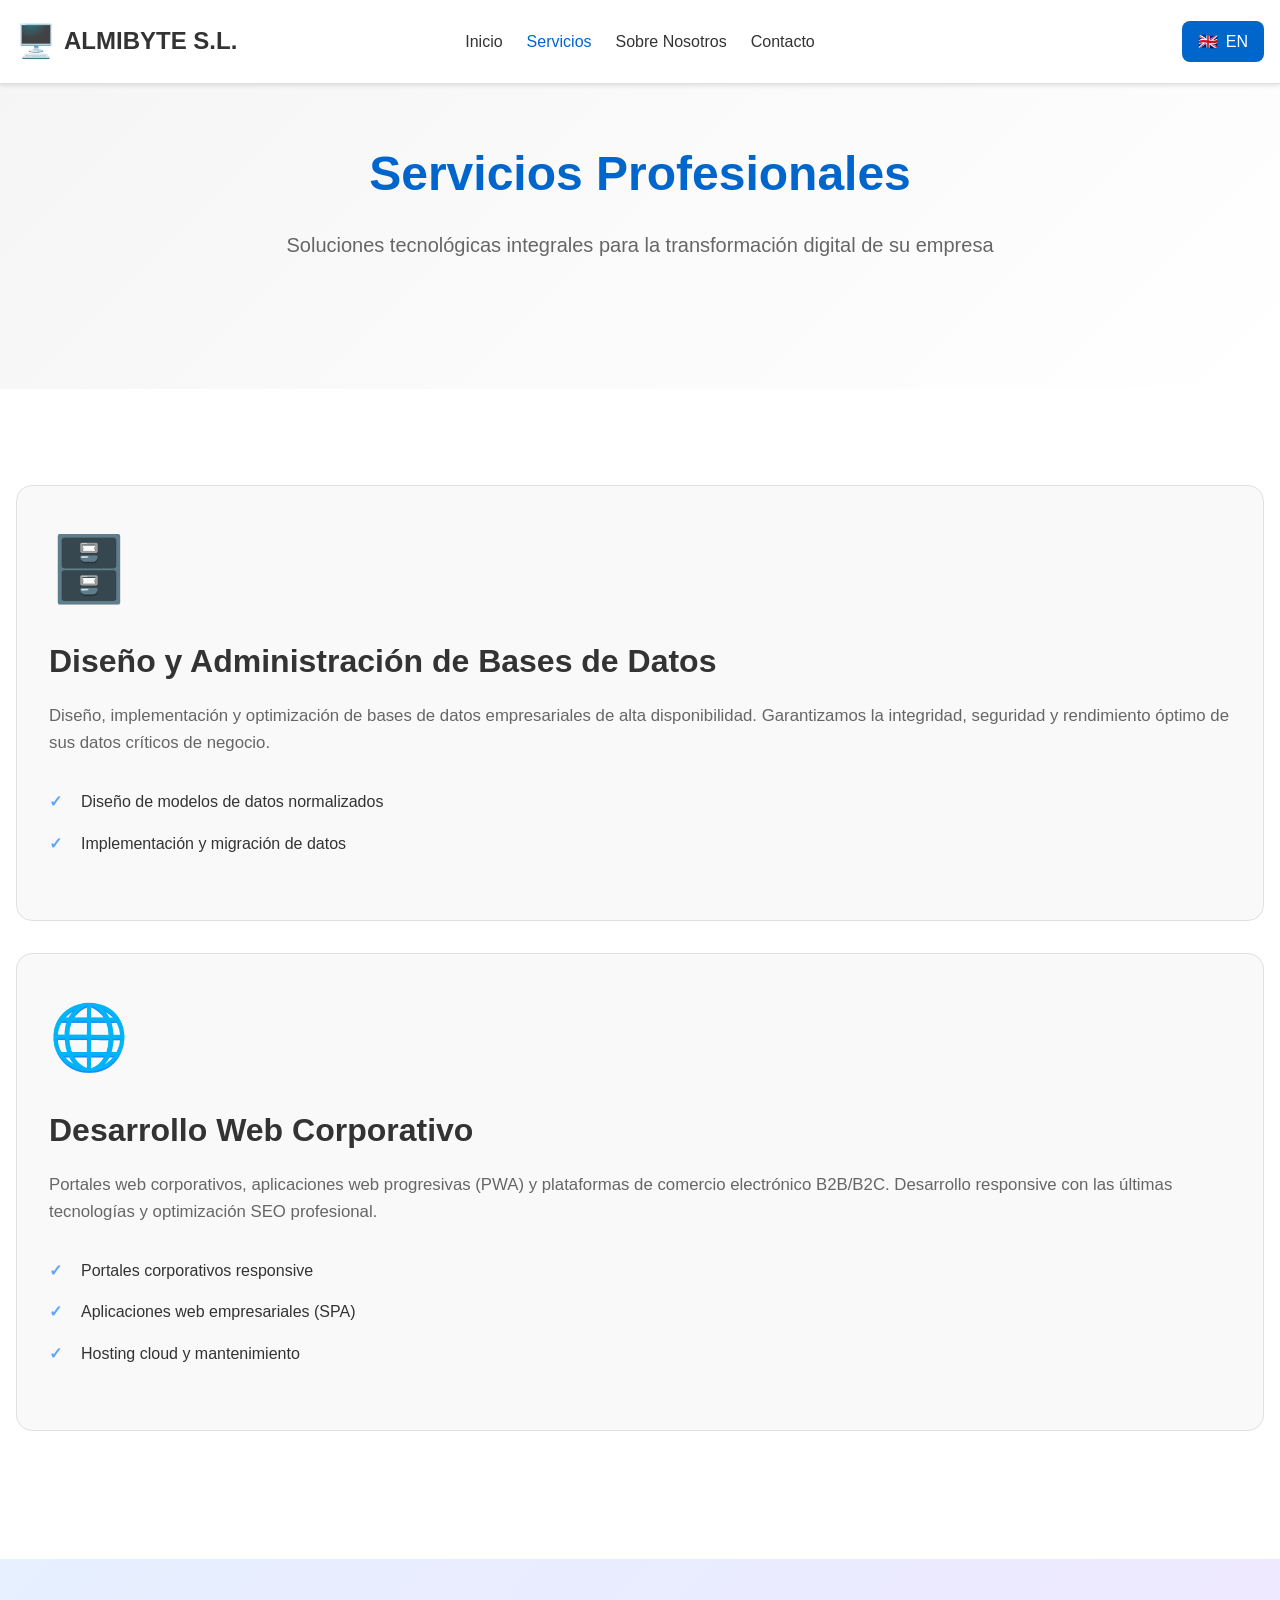
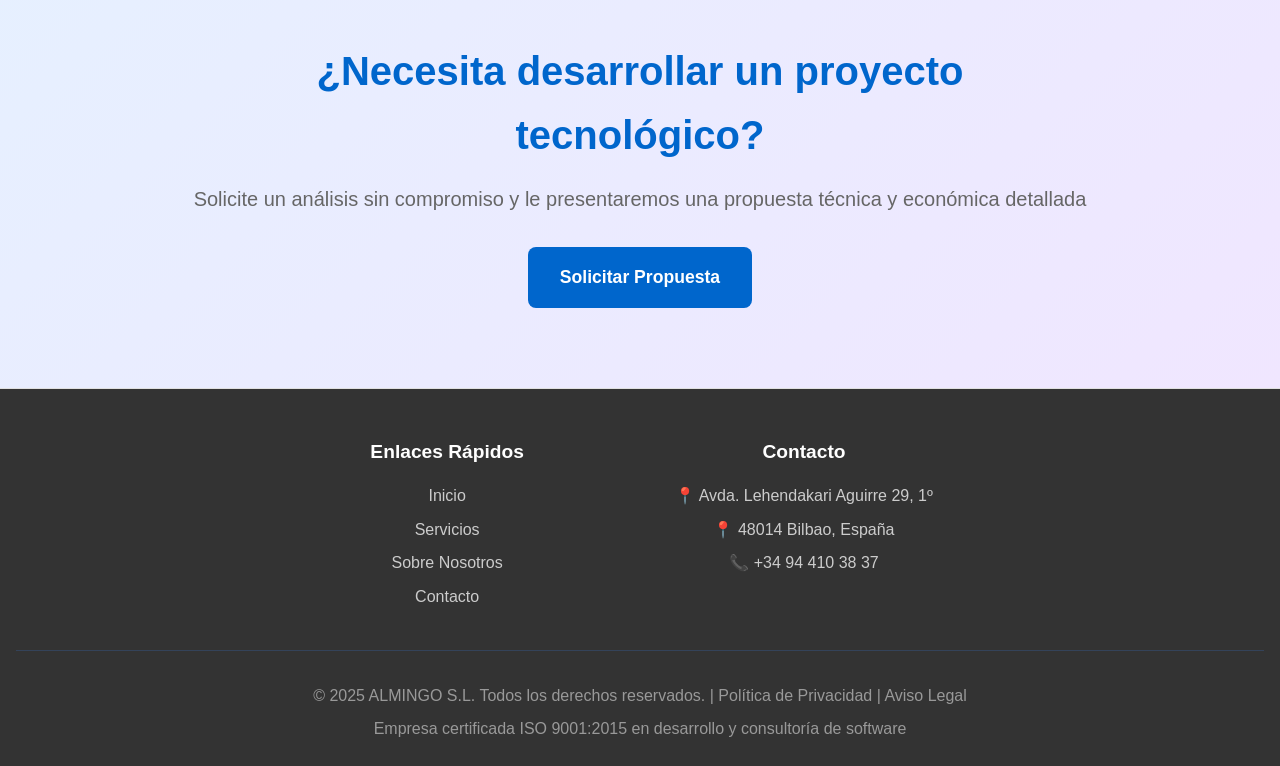
<file: servicios.html>
<!DOCTYPE html>
<html lang="es">
<head>
    <meta charset="UTF-8">
    <meta name="viewport" content="width=device-width, initial-scale=1.0">
    <title>Servicios - ALMINGO S.L.</title>
    <link rel="stylesheet" href="css/style.css">
    <link rel="stylesheet" href="css/servicios.css">
</head>
<body>
    <header class="cabecera">
        <div class="contenedor-cabecera">
            <div class="logo">
                <span class="icono-logo">🖥️</span>
                <span class="texto-logo">ALMIBYTE S.L.</span>
            </div>
            
            <nav class="menu-navegacion">
                <a href="index.html" class="enlace-menu">Inicio</a>
                <a href="servicios.html" class="enlace-menu activo">Servicios</a>
                <a href="sobre-nosotros.html" class="enlace-menu">Sobre Nosotros</a>
                <a href="contacto.html" class="enlace-menu">Contacto</a>
            </nav>

            <a href="services.html" class="boton-idioma">
                <span class="icono-idioma">🇬🇧</span>
                <span>EN</span>
            </a>
        </div>
    </header>

    <section class="hero-servicios">
        <div class="contenedor-hero">
            <h1 class="titulo-pagina">Servicios Profesionales</h1>
            <p class="subtitulo-pagina">Soluciones tecnológicas integrales para la transformación digital de su empresa</p>
        </div>
    </section>

    <section class="seccion-servicios-principal">
        <div class="contenedor-seccion">


            <div class="servicio-detalle">
                <div class="contenido-servicio">
                    <div class="icono-servicio-grande">🗄️</div>
                    <h2 class="titulo-servicio">Diseño y Administración de Bases de Datos</h2>
                    <p class="descripcion-servicio">Diseño, implementación y optimización de bases de datos empresariales de alta disponibilidad. Garantizamos la integridad, seguridad y rendimiento óptimo de sus datos críticos de negocio.</p>
                    <ul class="lista-servicio">
                        <li>Diseño de modelos de datos normalizados</li>
                        <li>Implementación y migración de datos</li>
                    </ul>
                </div>
            </div>

            <div class="servicio-detalle">
                <div class="contenido-servicio">
                    <div class="icono-servicio-grande">🌐</div>
                    <h2 class="titulo-servicio">Desarrollo Web Corporativo</h2>
                    <p class="descripcion-servicio">Portales web corporativos, aplicaciones web progresivas (PWA) y plataformas de comercio electrónico B2B/B2C. Desarrollo responsive con las últimas tecnologías y optimización SEO profesional.</p>
                    <ul class="lista-servicio">
                        <li>Portales corporativos responsive</li>
                        <li>Aplicaciones web empresariales (SPA)</li>
                        <li>Hosting cloud y mantenimiento</li>
                    </ul>
                </div>
            </div>
        </div>
    </section>      

    <section class="seccion-cta">
        <div class="contenedor-cta">
            <h2 class="titulo-cta">¿Necesita desarrollar un proyecto tecnológico?</h2>
            <p class="texto-cta">Solicite un análisis sin compromiso y le presentaremos una propuesta técnica y económica detallada</p>
            <a href="contacto.html" class="boton-cta">Solicitar Propuesta</a>
        </div>
    </section>

    <footer class="pie-pagina">
        <div class="contenedor-footer">
            <div class="columna-footer">
                <h4 class="subtitulo-footer">Enlaces Rápidos</h4>
                <ul class="lista-footer">
                    <li><a href="index.html">Inicio</a></li>
                    <li><a href="servicios.html">Servicios</a></li>
                    <li><a href="sobre-nosotros.html">Sobre Nosotros</a></li>
                    <li><a href="contacto.html">Contacto</a></li>
                </ul>
            </div>
            <div class="columna-footer">
                <h4 class="subtitulo-footer">Contacto</h4>
                <p class="texto-footer">📍 Avda. Lehendakari Aguirre 29, 1º</p>
                <p class="texto-footer">📍 48014 Bilbao, España</p>
                <p class="texto-footer">📞 +34 94 410 38 37</p>
            </div>
        </div>
        <div class="footer-inferior">
            <p>© 2025 ALMINGO S.L. Todos los derechos reservados. | Política de Privacidad | Aviso Legal</p>
            <p>Empresa certificada ISO 9001:2015 en desarrollo y consultoría de software</p>
        </div>
    </footer>
</body>
</html>
</file>
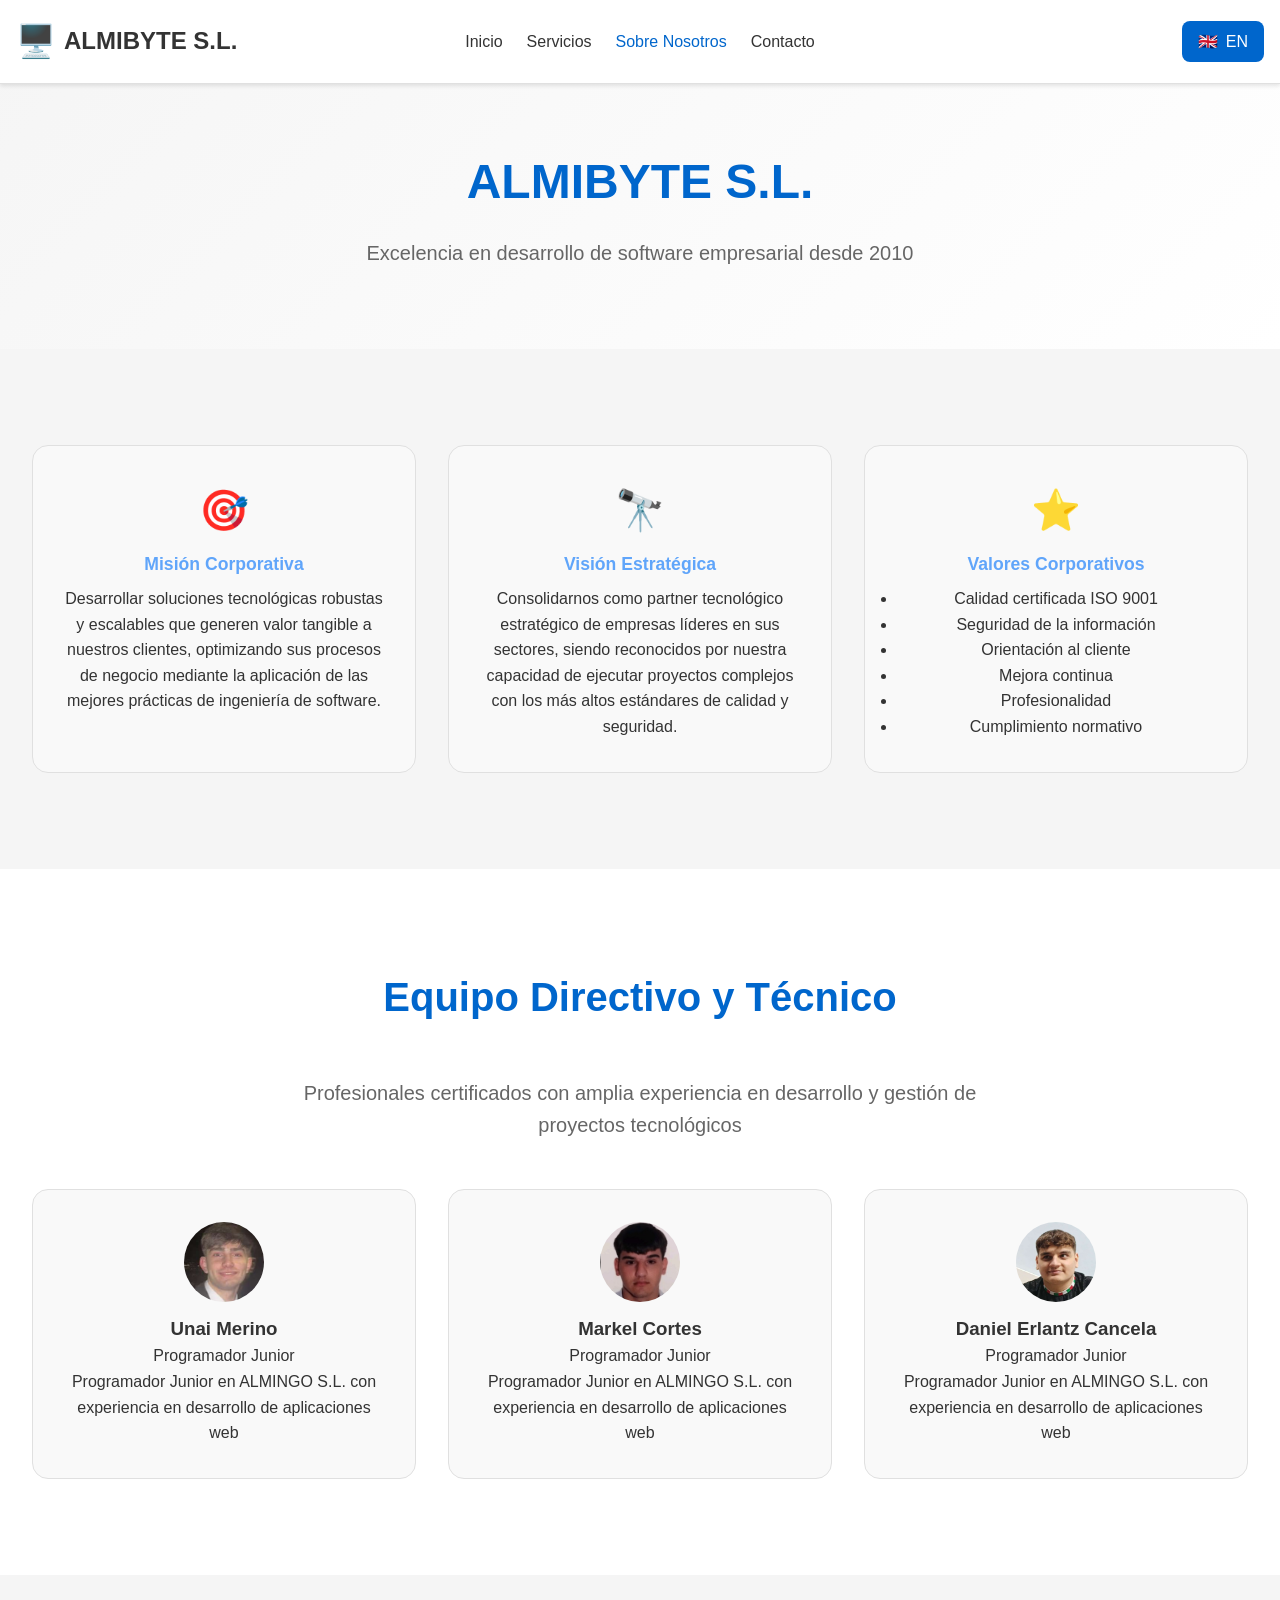
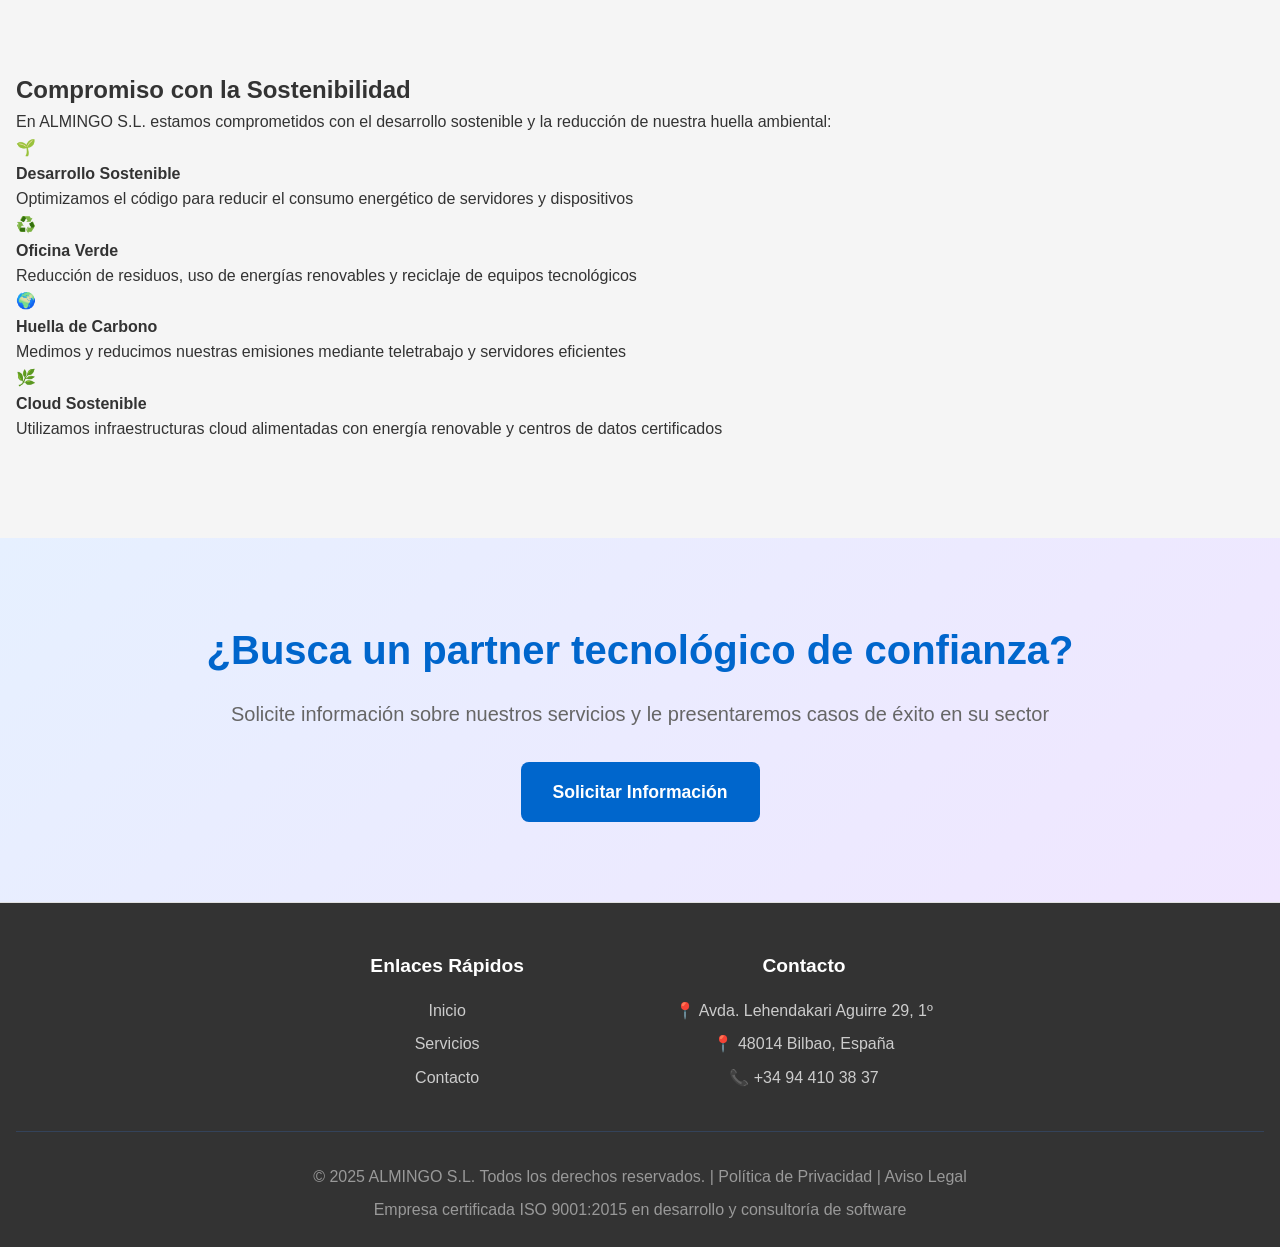
<file: sobre-nosotros.html>
<!DOCTYPE html>
<html lang="es">
<head>
    <meta charset="UTF-8">
    <meta name="viewport" content="width=device-width, initial-scale=1.0">
    <title>Sobre Nosotros - ALMINGO S.L.</title>
    <link rel="stylesheet" href="css/style.css">
    <link rel="stylesheet" href="css/sobre-nosotros.css">
</head>
<body>
    <header class="cabecera">
        <div class="contenedor-cabecera">
            <div class="logo">
                <span class="icono-logo">🖥️</span>
                <span class="texto-logo">ALMIBYTE S.L.</span>
            </div>
            
            <nav class="menu-navegacion">
                <a href="index.html" class="enlace-menu">Inicio</a>
                <a href="servicios.html" class="enlace-menu">Servicios</a>
                <a href="sobre-nosotros.html" class="enlace-menu activo">Sobre Nosotros</a>
                <a href="contacto.html" class="enlace-menu">Contacto</a>
            </nav>

            <a href="about-us.html" class="boton-idioma">
                <span class="icono-idioma">🇬🇧</span>
                <span>EN</span>
            </a>
        </div>
    </header>

    <section class="hero-sobre-nosotros">
        <div class="contenedor-hero">
            <h1 class="titulo-pagina">ALMIBYTE S.L.</h1>
            <p class="subtitulo-pagina">Excelencia en desarrollo de software empresarial desde 2010</p>
        </div>
    </section>

    <section class="seccion-mvv">
        <div class="contenedor-seccion">
            <div class="rejilla-mvv">
                <div class="tarjeta-mvv">
                    <div class="icono-mvv">🎯</div>
                    <h3 class="titulo-mvv">Misión Corporativa</h3>
                    <p class="texto-mvv">
                        Desarrollar soluciones tecnológicas robustas y escalables que generen valor tangible a nuestros clientes, optimizando sus procesos de negocio mediante la aplicación de las mejores prácticas de ingeniería de software.
                    </p>
                </div>
                <div class="tarjeta-mvv">
                    <div class="icono-mvv">🔭</div>
                    <h3 class="titulo-mvv">Visión Estratégica</h3>
                    <p class="texto-mvv">
                        Consolidarnos como partner tecnológico estratégico de empresas líderes en sus sectores, siendo reconocidos por nuestra capacidad de ejecutar proyectos complejos con los más altos estándares de calidad y seguridad.
                    </p>
                </div>
                <div class="tarjeta-mvv">
                    <div class="icono-mvv">⭐</div>
                    <h3 class="titulo-mvv">Valores Corporativos</h3>
                    <ul class="lista-valores">
                        <li> Calidad certificada ISO 9001</li>
                        <li> Seguridad de la información</li>
                        <li> Orientación al cliente</li>
                        <li> Mejora continua</li>
                        <li> Profesionalidad</li>
                        <li> Cumplimiento normativo</li>
                    </ul>
                </div>
            </div>
        </div>
    </section>

    <section class="seccion-equipo-completo">
        <div class="contenedor-seccion">
            <h2 class="titulo-seccion">Equipo Directivo y Técnico</h2>
            <p class="descripcion-seccion">
                Profesionales certificados con amplia experiencia en desarrollo y gestión de proyectos tecnológicos
            </p>
            <div class="rejilla-equipo">
                <div class="tarjeta-miembro">
                    <div class="foto-miembro"><img src="fotos/Merino.jpg" alt="Unai Merino"></div>
                    <h3 class="nombre-miembro">Unai Merino</h3>
                    <p class="cargo-miembro">Programador Junior</p>
                    <p class="descripcion-miembro"> 
                        Programador Junior en ALMINGO S.L. con experiencia en desarrollo de aplicaciones web </p>
                </div>
                <div class="tarjeta-miembro">
                    <div class="foto-miembro"><img src="fotos/Markel.png" alt="Markel Cortes"></div>
                    <h3 class="nombre-miembro">Markel Cortes</h3>
                    <p class="cargo-miembro">Programador Junior</p>
                    <p class="descripcion-miembro">Programador Junior en ALMINGO S.L. con experiencia en desarrollo de aplicaciones web</p>
                </div>
                <div class="tarjeta-miembro">
                    <div class="foto-miembro"><img src="fotos/Dani.jpg" alt="Daniel Erlantz"></div>
                    <h3 class="nombre-miembro">Daniel Erlantz Cancela</h3>
                    <p class="cargo-miembro">Programador Junior</p>
                    <p class="descripcion-miembro">Programador Junior en ALMINGO S.L. con experiencia en desarrollo de aplicaciones web</p>
                </div>
            </div>
        </div>
    </section>

    <section class="seccion-sostenibilidad">
        <div class="contenedor-seccion">
            <div class="contenido-sostenibilidad">
                <h2 class="titulo-sostenibilidad">Compromiso con la Sostenibilidad</h2>
                <p class="texto-sostenibilidad">
                    En ALMINGO S.L. estamos comprometidos con el desarrollo sostenible y la reducción de nuestra huella ambiental:
                </p>
                <div class="lista-compromisos">
                    <div class="compromiso-item">
                        <span class="icono-compromiso">🌱</span>
                        <div>
                            <h4>Desarrollo Sostenible</h4>
                            <p>Optimizamos el código para reducir el consumo energético de servidores y dispositivos</p>
                        </div>
                    </div>
                    <div class="compromiso-item">
                        <span class="icono-compromiso">♻️</span>
                        <div>
                            <h4>Oficina Verde</h4>
                            <p>Reducción de residuos, uso de energías renovables y reciclaje de equipos tecnológicos</p>
                        </div>
                    </div>
                    <div class="compromiso-item">
                        <span class="icono-compromiso">🌍</span>
                        <div>
                            <h4>Huella de Carbono</h4>
                            <p>Medimos y reducimos nuestras emisiones mediante teletrabajo y servidores eficientes</p>
                        </div>
                    </div>
                    <div class="compromiso-item">
                        <span class="icono-compromiso">🌿</span>
                        <div>
                            <h4>Cloud Sostenible</h4>
                            <p>Utilizamos infraestructuras cloud alimentadas con energía renovable y centros de datos certificados</p>
                        </div>
                    </div>
                </div>
            </div>
        </div>
    </section>

    <section class="seccion-cta">
        <div class="contenedor-cta">
            <h2 class="titulo-cta">¿Busca un partner tecnológico de confianza?</h2>
            <p class="texto-cta">Solicite información sobre nuestros servicios y le presentaremos casos de éxito en su sector</p>
            <a href="contacto.html" class="boton-cta">Solicitar Información</a>
        </div>
    </section>

    <footer class="pie-pagina">
        <div class="contenedor-footer">
            <div class="columna-footer">
                <h4 class="subtitulo-footer">Enlaces Rápidos</h4>
                <ul class="lista-footer">
                    <li><a href="index.html">Inicio</a></li>
                    <li><a href="servicios.html">Servicios</a></li>
                    <li><a href="contacto.html">Contacto</a></li>
                </ul>
            </div>
            <div class="columna-footer">
                <h4 class="subtitulo-footer">Contacto</h4>
                <p class="texto-footer">📍 Avda. Lehendakari Aguirre 29, 1º</p>
                <p class="texto-footer">📍 48014 Bilbao, España</p>
                <p class="texto-footer">📞 +34 94 410 38 37</p>
            </div>
        </div>
        <div class="footer-inferior">
            <p>© 2025 ALMINGO S.L. Todos los derechos reservados. | Política de Privacidad | Aviso Legal</p>
            <p>Empresa certificada ISO 9001:2015 en desarrollo y consultoría de software</p>
        </div>
    </footer>
</body>
</html>
</file>
<file: css/style.css>
/* Reset y Base */
* {
    margin: 0;
    padding: 0;
    box-sizing: border-box;
}

body {
    font-family: 'Segoe UI', Tahoma, Geneva, Verdana, sans-serif;
    background: #f5f5f5;
    color: #333333;
    line-height: 1.6;
    min-height: 100vh;
}

/* Variables globales para unificar apariencia de tarjetas y spacing */
:root {
    --card-bg: #f9f9f9;
    --card-border: #e0e0e0;
    --card-padding: 2rem;
    --card-radius: 1rem;
    --card-min-height: 220px;
    --card-transition: 0.3s;
    --card-hover-border: #0066cc;
    --card-hover-shadow: 0 4px 12px rgba(0, 102, 204, 0.08);
    --section-padding-vertical: 6rem;
    --hero-title-offset: 2.5rem; /* espacio extra entre top y el título */
}

/* Contenedores Globales */
.contenedor-seccion, .contenedor-hero {
    max-width: 1280px;
    margin: 0 auto;
    padding: 0 1rem;
}

section {
    padding: var(--section-padding-vertical) 0;
}

/* Header */
.cabecera {
    position: fixed;
    top: 0;
    width: 100%;
    background: #ffffff;
    backdrop-filter: blur(10px);
    z-index: 1000;
    border-bottom: 1px solid #e0e0e0;
    box-shadow: 0 2px 4px rgba(0, 0, 0, 0.1);
}

.contenedor-cabecera {
    max-width: 1280px;
    margin: 0 auto;
    padding: 1rem;
    display: flex;
    justify-content: space-between;
    align-items: center;
    position: relative; /* necesario para centrar el nav con absolute */
}

.logo {
    display: flex;
    align-items: center;
    gap: 0.5rem;
    font-size: 1.5rem;
    font-weight: bold;
    animation: fadeInLogo 1s ease forwards;
    color: #333333;
}

.icono-logo {
    font-size: 2rem;
    animation: fadeInScale 1s ease forwards;
    display: inline-block;
}

.menu-navegacion {
    display: flex;
    gap: 1.5rem;
    position: absolute;
    left: 50%;
    top: 50%;
    transform: translate(-50%, -50%);
    z-index: 1010; /* por encima del header */
}

/* Media query: en pantallas pequeñas revertimos a layout normal (no absolute) */
@media (max-width: 900px) {
    .contenedor-cabecera {
        display: flex;
        justify-content: space-between;
        align-items: center;
    }
    .menu-navegacion {
        position: static;
        transform: none;
        left: auto;
        top: auto;
        gap: 1rem;
        margin-left: 1rem;
    }
}

.enlace-menu {
    color: #333333;
    text-decoration: none;
    transition: 0.3s;
    font-weight: 500;
}

.enlace-menu:hover, .enlace-menu.activo {
    color: #0066cc;
}

.boton-idioma {
    display: flex;
    align-items: center;
    gap: 0.5rem;
    background: #0066cc;
    padding: 0.5rem 1rem;
    border-radius: 0.5rem;
    text-decoration: none;
    color: #ffffff;
    transition: 0.3s;
}

.boton-idioma:hover {
    background: #004499;
    transform: scale(1.05);
}

/* Secciones Hero */
.seccion-hero, .hero-servicios, .hero-contacto, .hero-sobre-nosotros {
    padding: var(--section-padding-vertical) 1rem;
    text-align: center;
    background: linear-gradient(135deg, #f5f5f5, #ffffff);
}

.titulo-principal, .titulo-pagina {
    font-size: 3rem;
    margin-bottom: 1rem;
    color: #0066cc;
    margin-top: var(--hero-title-offset);
}

.subtitulo-principal, .subtitulo-pagina {
    font-size: 1.25rem;
    color: #666666;
    margin-bottom: 2rem;
}

.grupo-botones {
    display: flex;
    gap: 1rem;
    justify-content: center;
    flex-wrap: wrap;
}

/* Botones */
.boton-principal, .boton-cta, .boton-enviar {
    background: #0066cc;
    color: #ffffff;
    padding: 1rem 2rem;
    border: none;
    border-radius: 0.5rem;
    font-size: 1.1rem;
    font-weight: 600;
    text-decoration: none;
    display: inline-block;
    cursor: pointer;
    transition: 0.3s;
}

.boton-principal:hover, .boton-cta:hover, .boton-enviar:hover {
    background: #004499;
    transform: scale(1.05);
}

/* Animación de caída para botón - SOLO EN INICIO */
.boton-caida {
    animation: caida 0.8s ease-out forwards;
    opacity: 0;
}

/* Desactivar animaciones de entrada en páginas internas */
.hero-servicios .titulo-seccion,
.hero-contacto .titulo-seccion,
.hero-sobre-nosotros .titulo-seccion {
    animation: none !important;
    opacity: 1 !important;
}

/* Títulos de Sección */
.titulo-seccion {
    font-size: 2.5rem;
    text-align: center;
    margin-bottom: 3rem;
    animation: fadeInScale 1s ease forwards;
    opacity: 0;
    color: #0066cc;
}

.descripcion-seccion {
    text-align: center;
    font-size: 1.25rem;
    color: #666666;
    margin-bottom: 3rem;
    max-width: 700px;
    margin-left: auto;
    margin-right: auto;
}

/* Secciones con Fondo */
.seccion-caracteristicas, .seccion-servicios-principal, .seccion-equipo-completo {
    background: #ffffff;
}

/* Rejillas */
.rejilla-caracteristicas, .rejilla-estadisticas, .rejilla-proceso {
    display: grid;
    grid-template-columns: repeat(auto-fit, minmax(250px, 1fr));
    gap: 2rem;
}

/* Tarjetas */
/* Clase común .card para unificar apariencia de todos los recuadros */
.card,
.tarjeta-caracteristica,
.tarjeta-estadistica,
.paso-proceso,
.tarjeta-miembro,
.tarjeta-mvv,
.servicio-detalle,
.tarjeta-formulario {
    background: var(--card-bg);
    padding: var(--card-padding);
    border-radius: var(--card-radius);
    border: 1px solid var(--card-border);
    transition: var(--card-transition);
    min-height: var(--card-min-height);
    animation: twisterInUp 1s ease forwards;
    opacity: 0;
    box-sizing: border-box;
}

.card:hover,
.tarjeta-caracteristica:hover,
.tarjeta-estadistica:hover,
.paso-proceso:hover,
.tarjeta-miembro:hover,
.tarjeta-mvv:hover,
.servicio-detalle:hover,
.tarjeta-formulario:hover {
    transform: translateY(-5px);
    border-color: var(--card-hover-border);
    box-shadow: var(--card-hover-shadow);
}

.tarjeta-caracteristica h3 {
    font-size: 1.25rem;
    margin-bottom: 0.5rem;
}

.tarjeta-caracteristica p, .paso-proceso p {
    color: #666666;
}

.paso-proceso {
    text-align: center;
}

.paso-proceso h3 {
    font-size: 1.25rem;
    margin-bottom: 0.5rem;
}

/* Iconos */
.icono-caracteristica {
    font-size: 3rem;
    margin-bottom: 1rem;
    text-align: center;
    animation: twisterInUp 0.8s ease forwards;
    display: inline-block;
}

/* Estadísticas */
.numero-estadistica {
    font-size: 3rem;
    font-weight: bold;
    color: #0066cc;
    margin-bottom: 0.5rem;
}

.texto-estadistica {
    font-size: 1.1rem;
    color: #666666;
}

.numero-paso {
    width: 60px;
    height: 60px;
    background: #0066cc;
    border-radius: 50%;
    display: flex;
    align-items: center;
    justify-content: center;
    font-size: 2rem;
    font-weight: bold;
    margin: 0 auto 1rem;
    color: #ffffff;
}

/* CTA */
.seccion-cta {
    background: linear-gradient(135deg, #e6f0ff, #f0e6ff);
    text-align: center;
    padding: 5rem 1rem;
}

.contenedor-cta {
    max-width: 900px;
    margin: 0 auto;
}

.titulo-cta {
    font-size: 2.5rem;
    margin-bottom: 1rem;
    color: #0066cc;
}

.texto-cta {
    font-size: 1.25rem;
    color: #666666;
    margin-bottom: 2rem;
}

/* Footer */
.pie-pagina {
    background: #333333;
    padding: 3rem 1rem 1rem;
    border-top: 1px solid #e0e0e0;
    color: #ffffff;
}

.contenedor-footer {
    display: flex;
    justify-content: center;
    gap: 8rem;
    max-width: 1280px;
    margin: 0 auto 2rem;
    padding: 0 1rem;
}

.columna-footer {
    text-align: center;
    min-width: 200px;
}

.titulo-footer {
    font-size: 1.5rem;
    margin-bottom: 1rem;
}

.subtitulo-footer {
    font-size: 1.2rem;
    margin-bottom: 1rem;
}

.texto-footer {
    color: #cccccc;
    margin-bottom: 0.5rem;
}

.lista-footer {
    list-style: none;
}

.lista-footer li {
    margin-bottom: 0.5rem;
}

.lista-footer a {
    color: #cccccc;
    text-decoration: none;
    transition: 0.3s;
}

.lista-footer a:hover {
    color: #0066cc;
}

.footer-inferior {
    text-align: center;
    padding-top: 2rem;
    border-top: 1px solid rgba(59, 130, 246, 0.2);
    color: #999999;
    max-width: 1280px;
    margin: 0 auto;
}

.footer-inferior p {
    margin-bottom: 0.5rem;
}

/* Animaciones - Keyframes */
@keyframes caida {
    0% {
        opacity: 0;
        transform: translateY(-100px);
    }
    80% {
        transform: translateY(10px);
    }
    100% {
        opacity: 1;
        transform: translateY(0);
    }
}

@keyframes twisterInUp {
    0% {
        opacity: 0;
        transform: translateY(50px) rotate(-180deg) scale(0.5);
    }
    100% {
        opacity: 1;
        transform: translateY(0) rotate(0deg) scale(1);
    }
}

@keyframes twisterInLeft {
    0% {
        opacity: 0;
        transform: translateX(-50px) rotate(-180deg) scale(0.5);
    }
    100% {
        opacity: 1;
        transform: translateX(0) rotate(0deg) scale(1);
    }
}

@keyframes fadeInScale {
    0% {
        opacity: 0;
        transform: scale(0.8);
    }
    100% {
        opacity: 1;
        transform: scale(1);
    }
}

@keyframes fadeInLogo {
    0% {
        opacity: 0;
        transform: translateX(-30px);
    }
    100% {
        opacity: 1;
        transform: translateX(0);
    }
}

/* Animaciones Específicas */
.compromiso-item, .servicio-detalle {
    animation: twisterInLeft 1s ease forwards;
    opacity: 0;
}

.servicio-detalle {
    animation-duration: 1.2s;
}

/* Delays Escalonados */
.tarjeta-caracteristica:nth-child(1),
.tarjeta-estadistica:nth-child(1),
.tarjeta-miembro:nth-child(1),
.tarjeta-mvv:nth-child(1),
.compromiso-item:nth-child(1),
.paso-proceso:nth-child(1) {
    animation-delay: 0.1s;
}

.tarjeta-caracteristica:nth-child(2),
.tarjeta-estadistica:nth-child(2),
.tarjeta-miembro:nth-child(2),
.tarjeta-mvv:nth-child(2),
.compromiso-item:nth-child(2),
.paso-proceso:nth-child(2) {
    animation-delay: 0.3s;
}

.tarjeta-caracteristica:nth-child(3),
.tarjeta-estadistica:nth-child(3),
.tarjeta-miembro:nth-child(3),
.tarjeta-mvv:nth-child(3),
.compromiso-item:nth-child(3),
.paso-proceso:nth-child(3) {
    animation-delay: 0.5s;
}

.tarjeta-caracteristica:nth-child(4),
.tarjeta-estadistica:nth-child(4),
.tarjeta-miembro:nth-child(4),
.compromiso-item:nth-child(4),
.paso-proceso:nth-child(4) {
    animation-delay: 0.7s;
}

.servicio-detalle:nth-child(1) { animation-delay: 0.2s; }
.servicio-detalle:nth-child(2) { animation-delay: 0.5s; }
</file>
<file: css/sobre-nosotros.css>
.hero-sobre-nosotros {
    padding: 6.5rem 1rem 3rem;
    text-align: center;
}

.contenido-historia {
    max-width: 1280px;
    margin: 0 auto;
    display: grid;
    grid-template-columns: 1.5fr 1fr;
    gap: 2rem;
    align-items: center;
    padding: 0 1rem;
}

.parrafo-historia {
    color: #cbd5e1;
    line-height: 1.8;
    margin-bottom: 1rem;
}

.placeholder-historia {
    width: 100%;
    max-width: 350px;
    height: 320px;
    background: linear-gradient(135deg, rgba(59, 130, 246, 0.12), rgba(139, 92, 246, 0.08));
    border-radius: 0.75rem;
    display: flex;
    align-items: center;
    justify-content: center;
    font-size: 3.5rem;
    border: 2px solid rgba(59, 130, 246, 0.12);
}

.rejilla-mvv {
    display: grid;
    grid-template-columns: repeat(auto-fit, minmax(220px, 1fr));
    gap: 2rem;
    max-width: 1280px;
    margin: 0 auto;
    padding: 0 1rem;
}

.tarjeta-mvv {
    background: var(--card-bg);
    padding: var(--card-padding);
    border-radius: var(--card-radius);
    border: 1px solid var(--card-border);
    text-align: center;
    min-height: var(--card-min-height);
    box-sizing: border-box;
    animation: none !important;
    opacity: 1 !important;
}

.icono-mvv {
    font-size: 2.5rem;
    margin-bottom: 0.5rem;
}

.titulo-mvv {
    font-size: 1.1rem;
    margin-bottom: 0.5rem;
    color: #60a5fa;
}

.rejilla-equipo {
    display: grid;
    grid-template-columns: repeat(auto-fit, minmax(220px, 1fr));
    gap: 2rem;
    max-width: 1280px;
    margin: 0 auto;
    padding: 0 1rem;
}

.tarjeta-miembro {
    background: var(--card-bg);
    padding: var(--card-padding);
    border-radius: var(--card-radius);
    text-align: center;
    min-height: var(--card-min-height);
    box-sizing: border-box;
    animation: none !important;
    opacity: 1 !important;
}

.foto-miembro {
    width: 80px;
    height: 80px;
    border-radius: 50%;
    display: flex;
    align-items: center;
    justify-content: center;
    margin: 0 auto 0.75rem;
    background: linear-gradient(135deg, #3b82f6, #8b5cf6);
    font-size: 2rem;
    overflow: hidden;
}

.foto-miembro img {
    width: 100%;
    height: 100%;
    object-fit: cover;
}
</file>
<file: css/contacto.css>
/* Desactivar animaciones en página de contacto (no es inicio/home) */
.tarjeta-formulario {
    background: var(--card-bg);
    padding: var(--card-padding);
    border-radius: var(--card-radius);
    border: 1px solid var(--card-border);
    margin: 0 auto;
    width: 100%;
    max-width: 720px;
    box-sizing: border-box;
    animation: none !important;
    opacity: 1 !important;
}

.titulo-formulario {
    font-size: 2rem;
    margin-bottom: 2rem;
}

.formulario-contacto {
    display: grid;
    grid-template-columns: 1fr 1fr;
    gap: 1.5rem;
}

.grupo-input {
    display: flex;
    flex-direction: column;
}

.grupo-input-completo {
    grid-column: 1 / -1;
    display: flex;
    flex-direction: column;
}

.etiqueta-input {
    color: #333333;
    margin-bottom: 0.5rem;
    font-weight: 600;
}

.campo-input, .campo-select, .campo-textarea {
    background: #ffffff;
    border: 1px solid var(--card-border);
    border-radius: 0.5rem;
    padding: 1rem;
    color: #333333;
    font-size: 1rem;
    transition: 0.15s;
}

.campo-input:focus, .campo-select:focus, .campo-textarea:focus {
    outline: none;
    border-color: var(--card-hover-border);
    background: #ffffff;
}

.campo-textarea {
    resize: vertical;
    min-height: 150px;
}

.boton-enviar {
    grid-column: 1 / -1;
    display: flex;
    align-items: center;
    justify-content: center;
    gap: 0.5rem;
}
</file>
<file: css/servicios.css>
/* Desactivar animaciones en páginas de servicios (no es inicio/home) */
.servicio-detalle {
    background: var(--card-bg);
    padding: var(--card-padding);
    border-radius: var(--card-radius);
    border: 1px solid var(--card-border);
    margin-bottom: 2rem;
    min-height: var(--card-min-height);
    box-sizing: border-box;
    animation: none !important;
    opacity: 1 !important;
}

.icono-servicio-grande {
    font-size: 4rem;
    margin-bottom: 1rem;
}

.titulo-servicio {
    font-size: 2rem;
    margin-bottom: 1rem;
    color: #333333;
}

.descripcion-servicio {
    color: #666666;
    margin-bottom: 1.5rem;
    line-height: 1.6;
    font-size: 1.05rem;
}

.lista-servicio {
    list-style: none;
    margin: 1.5rem 0;
}

.lista-servicio li {
    padding: 0.5rem 0 0.5rem 2rem;
    position: relative;
    color: #333333;
}

.lista-servicio li::before {
    content: '✓';
    position: absolute;
    left: 0;
    color: #60a5fa;
    font-weight: bold;
}
</file>
